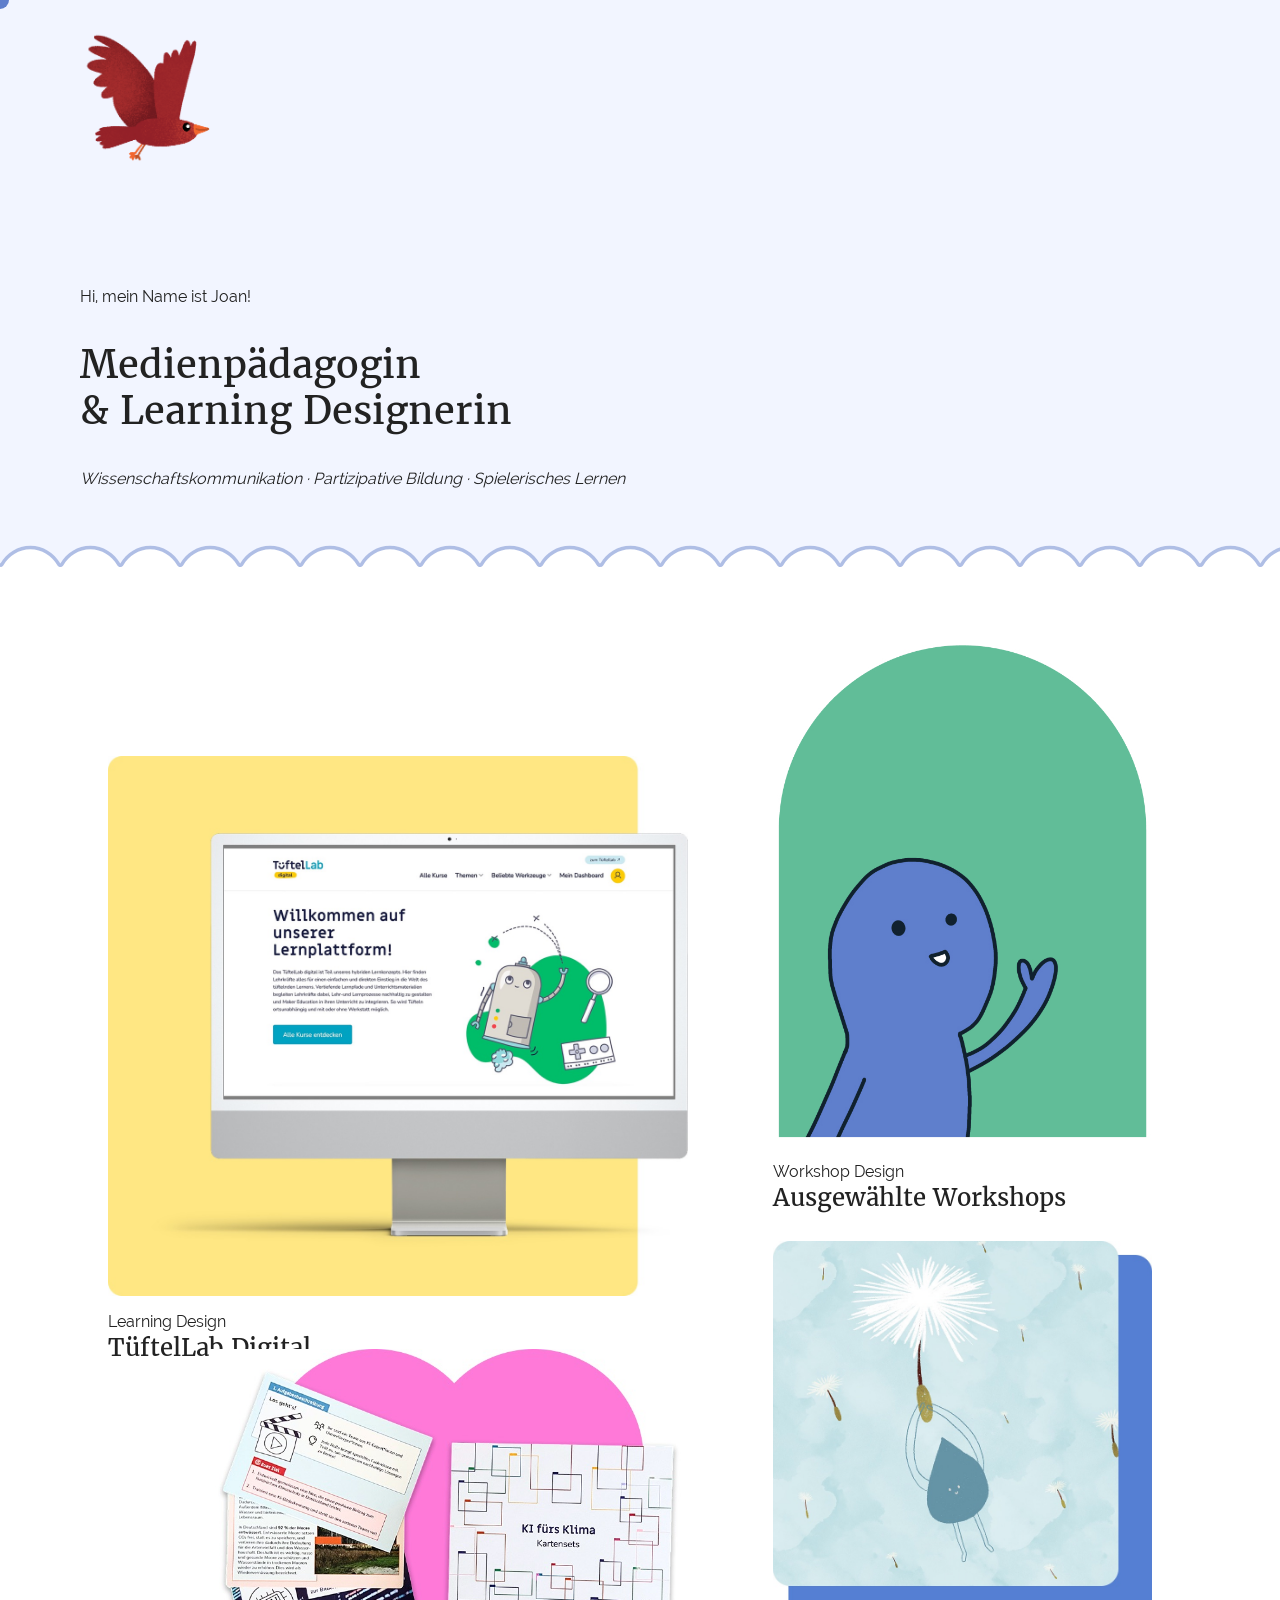
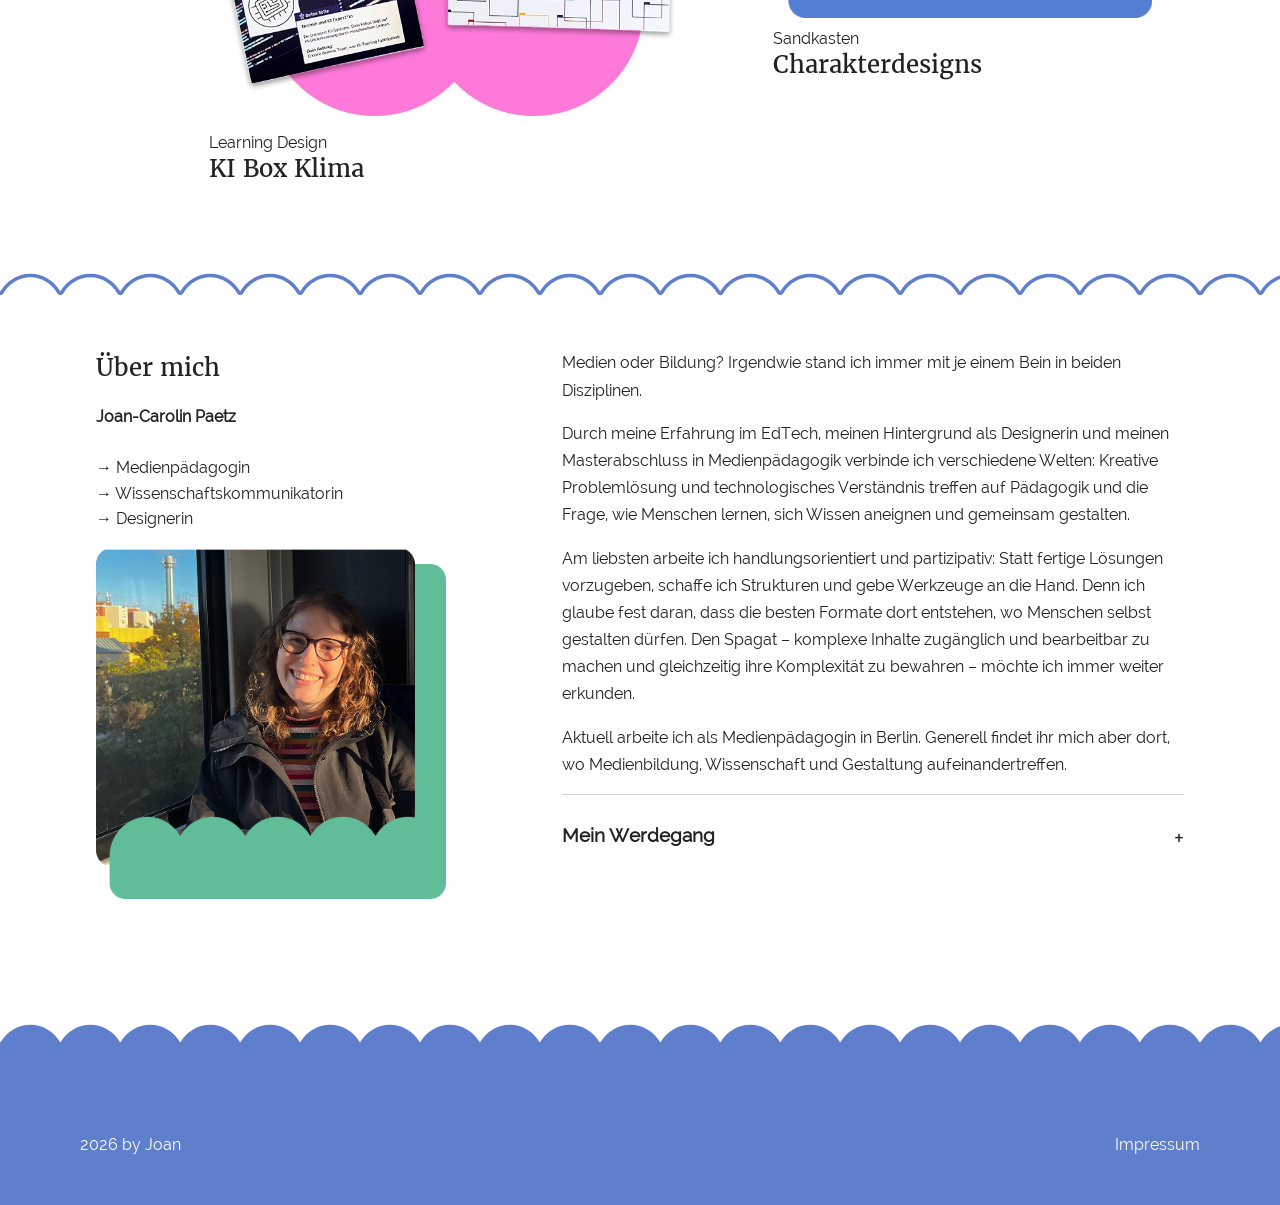
<file: index.html>
<!DOCTYPE html>
<html lang="de">
<head>
    <meta charset="UTF-8">
    <meta name="viewport" content="width=device-width, initial-scale=1.0">
    <link rel="stylesheet" href="css/style.css">

    <title>Mein Portfolio</title>
</head>

<body>

<header class="site-header">
<a href="index.html" class="logo">


<div class="bird-animation">
    <img src="images/frametoframe_bird_1.png" alt="Animierter Vogel">
</div>
    </a>




</header>




<main>


        <section class="about">
            <p>
                Hi, mein Name ist Joan!
            </p>
            <h1>Medienpädagogin <br>& Learning Designerin</h1>


            <p><i>Wissenschaftskommunikation · Partizipative Bildung · Spielerisches Lernen</i></p>
                <br>
        </section>




<div class="Section_Border_Full"></div>

       <section class="Project_Section">

<section class="ProjektuebersichtGrid">

    <a href="projekt_TueftelLabDigital.html" class="projekuebersicht-card projekt-01">
        <span class="projekt-info">Learning Design</span>
        <h2 class="projekt-info">TüftelLab Digital</h2>
    </a>

    <!--<a href="projekt_Workshops.html" class="projekuebersicht-card projekt-02">
        <span class="projekt-info">Workshop Design</span>
        <h2 class="projekt-info">Ausgewählte Workshops</h2>
    </a>-->


<a href="projekt_Workshops.html" class="projekuebersicht-card projekt-02">
  <img class="frame-anim" src="images/Blobbie06.jpg" alt="">
  <span class="projekt-info">Workshop Design</span>
  <h2 class="projekt-info">Ausgewählte Workshops</h2>
</a>


    <a href="projekt_Characters.html" class="projekuebersicht-card projekt-03">
        <span class="projekt-info">Sandkasten</span>
        <h2 class="projekt-info">Charakterdesigns</h2>
    </a>

    <a href="projekt_KIBoxKlima.html" class="projekuebersicht-card projekt-04">
        <span class="projekt-info">Learning Design</span>
        <h2 class="projekt-info">KI Box Klima</h2>
    </a>

</section>
<br>

<!-- Testarea End -->


<div class="Section_Border_Linie_index"></div>




    <section class="about_me-section">

        <div class="about_me-label">
            <h2>Über mich</h2>
            <p><b>Joan-Carolin Paetz</b>
                <br><br>
                → Medienpädagogin <br>→ Wissenschaftskommunikatorin <br>→ Designerin</p>
            <img class="project-image-small" src="images/Foto_Joansi04.png" alt="Foto von Joan">
        </div>

        <div class="about_me">

            <p>Medien oder Bildung? Irgendwie stand ich immer mit je einem Bein in beiden Disziplinen.</p>

<p>Durch meine Erfahrung im EdTech, meinen Hintergrund als Designerin und meinen Masterabschluss in Medienpädagogik verbinde ich verschiedene Welten: Kreative Problemlösung und technologisches Verständnis treffen auf Pädagogik und die Frage, wie Menschen lernen, sich Wissen aneignen und gemeinsam gestalten.</p>

<p>Am liebsten arbeite ich handlungsorientiert und partizipativ: Statt fertige Lösungen vorzugeben, schaffe ich Strukturen und gebe Werkzeuge an die Hand. Denn ich glaube fest daran, dass die besten Formate dort entstehen, wo Menschen selbst gestalten dürfen. Den Spagat – komplexe Inhalte zugänglich und bearbeitbar zu machen und gleichzeitig ihre Komplexität zu bewahren – möchte ich immer weiter erkunden.</p>

<p>Aktuell arbeite ich als Medienpädagogin in Berlin. Generell findet ihr mich aber dort, wo Medienbildung, Wissenschaft und Gestaltung aufeinandertreffen.</p>

        




<div class="career">
    <details>
        <summary>Mein Werdegang</summary>
          

<div class="career-item">
                <span class="career-year">2023 – 2026</span>
                <div>
                    <h3>Leitung Lerncontent & Learning Designerin</h3>
                    <p>Junge Tüftler gGmbH</p>
                </div>
            </div>

                        <div class="career-item">
                <span class="career-year">2022 – 2025</span>
                <div>
                    <h3>M.A. Medienpädagogik</h3>
                    <p>Fachhochschule Südwestfalen</p>
                </div>
            </div>
            
            <div class="career-item">
                <span class="career-year">2019 – 2023</span>
                <div>
                    <h3>(Motion) Designerin</h3>
                    <p>verschiedene EdTech-Unternehmen</p>
                </div>
            </div>




            <div class="career-item">
                <span class="career-year">2014 – 2018</span>
                <div>
                    <h3>B.A. Multimedia Production</h3>
                    <p>HAW Kiel</p>
                </div>
            </div>

        </div>
    </details>
</div>

</div>



    </section>





        </div>

    </section>




</main>




<footer class="site-footer">

 <div class="footer-divider" aria-hidden="true">
</div>


    <div class="footer-inner">    

        <p>2026 by Joan</p>

        <div class="footer-links">
            <a href="impressum.html" target="_blank" rel="noopener noreferrer">
                Impressum
            </a>

<!--            <a href="impressum.html">
                Impressum
            </a> -->
        </div>

    </div>

</footer>


<div class="cursor-follower"></div>

<script src="JavaScript/script.js"></script>
<script src="JavaScript/WorkshopAnimation.js"></script>
</body>
<script src="JavaScript/birdAnimation.js"></script>


</html>
</file>
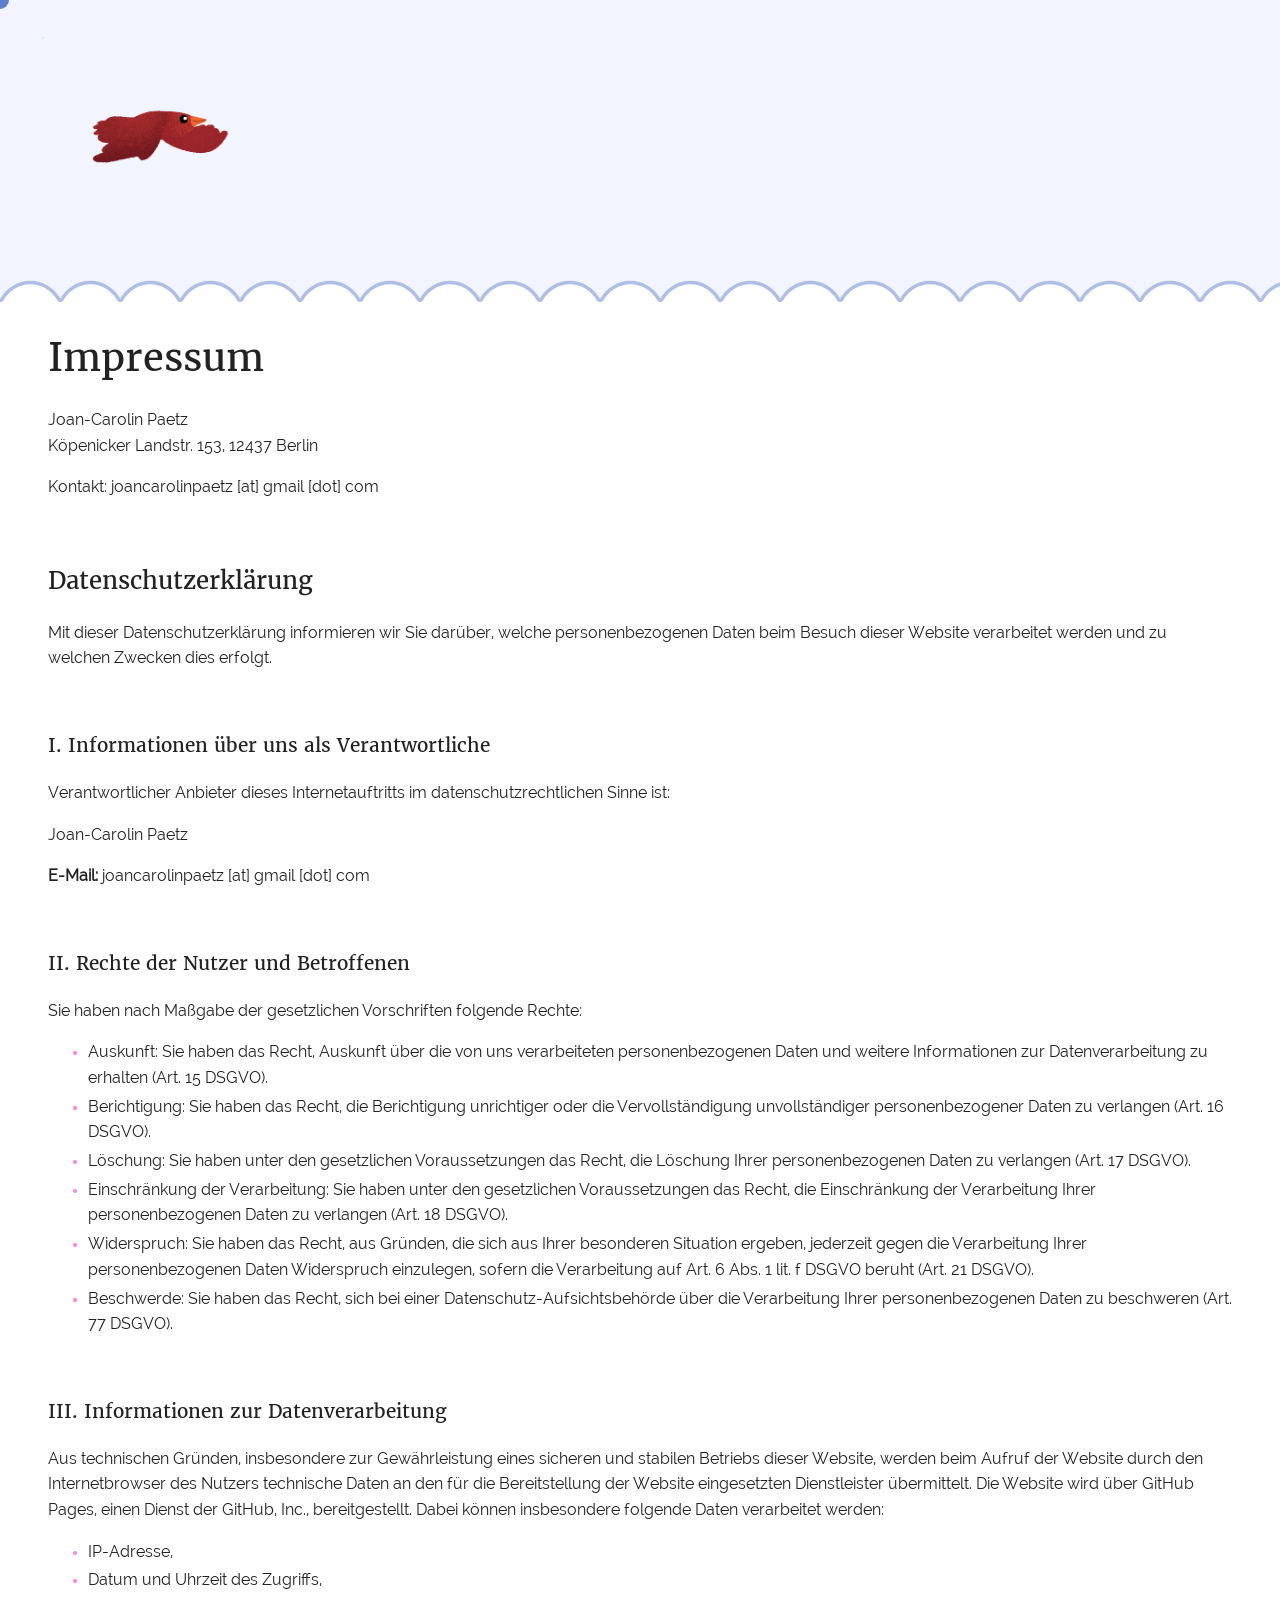
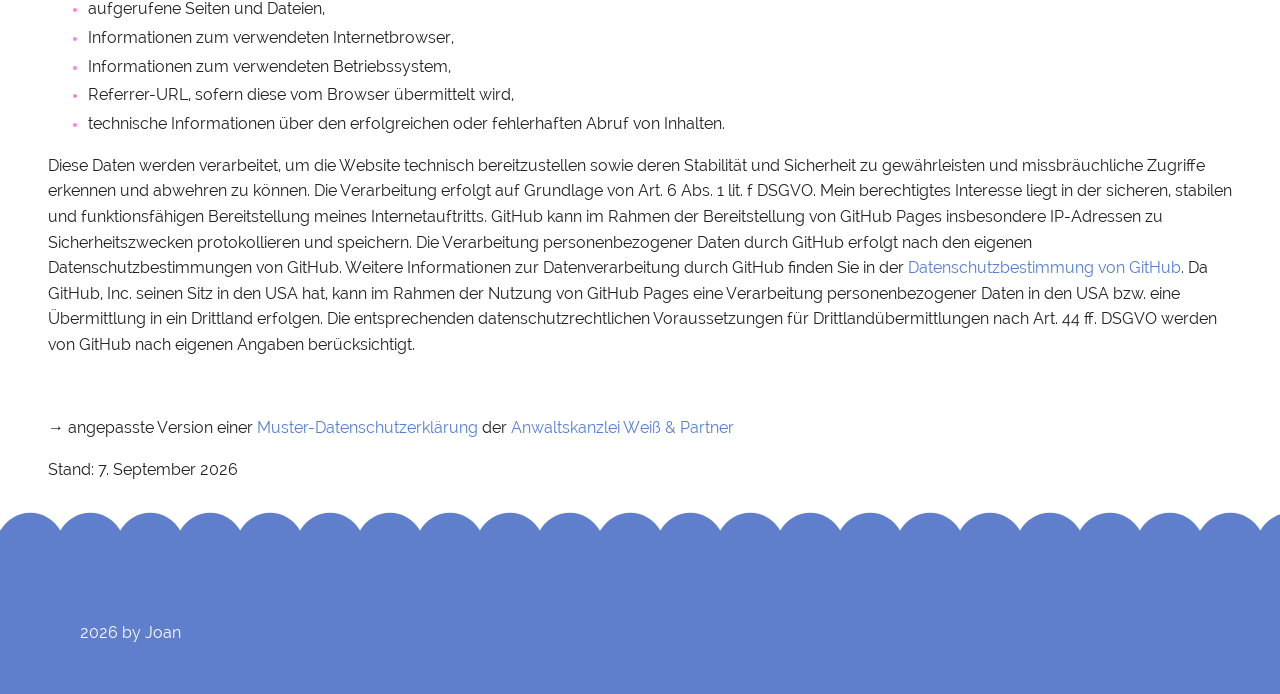
<file: impressum.html>
<!DOCTYPE html>
<html lang="de">
<head>
    <meta charset="UTF-8">
    <meta name="viewport" content="width=device-width, initial-scale=1.0">
    <link rel="stylesheet" href="css/style.css">

    <title>Mein Portfolio</title>
</head>

<body>

<header class="site-header">
	
<a href="index.html" class="logo">


<div class="bird-animation">
    <img src="images/frametoframe_bird_1.png" alt="Animierter Vogel">
</div>
    </a>




</header>




<main>

    <div class="headline_projects">
    

        <div class="Section_Border_Linie"></div>
    </div>


<div class="main_Projekte">


<h1>Impressum</h1>
<p>Joan-Carolin Paetz
	<br>Köpenicker Landstr. 153, 12437 Berlin</p>
<p>Kontakt: joancarolinpaetz [at] gmail [dot] com</p>

<br>


			<h2 class="wp-block-heading">Datenschutzerklärung</h2>


<p>Mit dieser Datenschutzerklärung informieren wir Sie darüber, welche personenbezogenen Daten beim Besuch dieser Website verarbeitet werden und zu welchen Zwecken dies erfolgt.</p>



			<br><h3 class="wp-block-heading">I. Informationen über uns als Verantwortliche</h3>



			<p>Verantwortlicher Anbieter dieses Internetauftritts im datenschutzrechtlichen Sinne ist:</p>



			<p>Joan-Carolin Paetz
			<p><b>E-Mail:</b> joancarolinpaetz [at] gmail [dot] com</p>




<br>
			<h3 class="wp-block-heading">II. Rechte der Nutzer und Betroffenen</h3>


<p>Sie haben nach Maßgabe der gesetzlichen Vorschriften folgende Rechte:

<ul>
	<li>Auskunft: Sie haben das Recht, Auskunft über die von uns verarbeiteten personenbezogenen Daten und weitere Informationen zur Datenverarbeitung zu erhalten (Art. 15 DSGVO).</li>
<li>Berichtigung: Sie haben das Recht, die Berichtigung unrichtiger oder die Vervollständigung unvollständiger personenbezogener Daten zu verlangen (Art. 16 DSGVO).</li>
<li>Löschung: Sie haben unter den gesetzlichen Voraussetzungen das Recht, die Löschung Ihrer personenbezogenen Daten zu verlangen (Art. 17 DSGVO).</li>
<li>Einschränkung der Verarbeitung: Sie haben unter den gesetzlichen Voraussetzungen das Recht, die Einschränkung der Verarbeitung Ihrer personenbezogenen Daten zu verlangen (Art. 18 DSGVO).</li>
<li>Widerspruch: Sie haben das Recht, aus Gründen, die sich aus Ihrer besonderen Situation ergeben, jederzeit gegen die Verarbeitung Ihrer personenbezogenen Daten Widerspruch einzulegen, sofern die Verarbeitung auf Art. 6 Abs. 1 lit. f DSGVO beruht (Art. 21 DSGVO).</li>
<li>Beschwerde: Sie haben das Recht, sich bei einer Datenschutz-Aufsichtsbehörde über die Verarbeitung Ihrer personenbezogenen Daten zu beschweren (Art. 77 DSGVO).</li>
</ul>

<br>
			<h3 class="wp-block-heading">III. Informationen zur Datenverarbeitung</h3>


			<p>Aus technischen Gründen, insbesondere zur Gewährleistung eines sicheren und stabilen Betriebs dieser Website, werden beim Aufruf der Website durch den Internetbrowser des Nutzers technische Daten an den für die Bereitstellung der Website eingesetzten Dienstleister übermittelt.
			Die Website wird über GitHub Pages, einen Dienst der GitHub, Inc., bereitgestellt. Dabei können insbesondere folgende Daten verarbeitet werden:

<ul>
	<li>IP-Adresse,</li>
	<li>Datum und Uhrzeit des Zugriffs,</li>
<li>aufgerufene Seiten und Dateien,</li>
<li>Informationen zum verwendeten Internetbrowser,</li>
<li>Informationen zum verwendeten Betriebssystem,</li>
<li>Referrer-URL, sofern diese vom Browser übermittelt wird,</li>
<li>technische Informationen über den erfolgreichen oder fehlerhaften Abruf von Inhalten.</li>
</ul>

<p>Diese Daten werden verarbeitet, um die Website technisch bereitzustellen sowie deren Stabilität und Sicherheit zu gewährleisten und missbräuchliche Zugriffe erkennen und abwehren zu können.

Die Verarbeitung erfolgt auf Grundlage von Art. 6 Abs. 1 lit. f DSGVO. Mein berechtigtes Interesse liegt in der sicheren, stabilen und funktionsfähigen Bereitstellung meines Internetauftritts.

GitHub kann im Rahmen der Bereitstellung von GitHub Pages insbesondere IP-Adressen zu Sicherheitszwecken protokollieren und speichern. Die Verarbeitung personenbezogener Daten durch GitHub erfolgt nach den eigenen Datenschutzbestimmungen von GitHub. Weitere Informationen zur Datenverarbeitung durch GitHub finden Sie in der <a href="https://docs.github.com/de/site-policy/privacy-policies/github-privacy-statement" target="_blank" title="Datenschutzbestimmungen von GitHub">Datenschutzbestimmung von GitHub</a>. 
Da GitHub, Inc. seinen Sitz in den USA hat, kann im Rahmen der Nutzung von GitHub Pages eine Verarbeitung personenbezogener Daten in den USA bzw. eine Übermittlung in ein Drittland erfolgen. Die entsprechenden datenschutzrechtlichen Voraussetzungen für Drittlandübermittlungen nach Art. 44 ff. DSGVO werden von GitHub nach eigenen Angaben berücksichtigt.		
</p>

<br>
<p>→ angepasste Version einer <a href="https://www.generator-datenschutzerklärung.de" target="_blank" rel="noopener">Muster-Datenschutzerklärung</a> der <a href="https://www.bewertung-löschen24.de" rel="nofollow noopener" target="_blank">Anwaltskanzlei Weiß &amp; Partner</a></p>
<p>Stand: 7. September 2026</p>
			
</div>


</main>




<footer class="site-footer">

 <div class="footer-divider" aria-hidden="true">
</div>


    <div class="footer-inner">    

        <p>2026 by Joan</p>

        <div class="footer-links">


<!--            <a href="impressum.html">
                Impressum
            </a> -->
        </div>

    </div>

</footer>


<div class="cursor-follower"></div>

<script src="JavaScript/script.js"></script>
<script src="JavaScript/WorkshopAnimation.js"></script>
</body>
<script src="JavaScript/birdAnimation.js"></script>


</html>
</file>
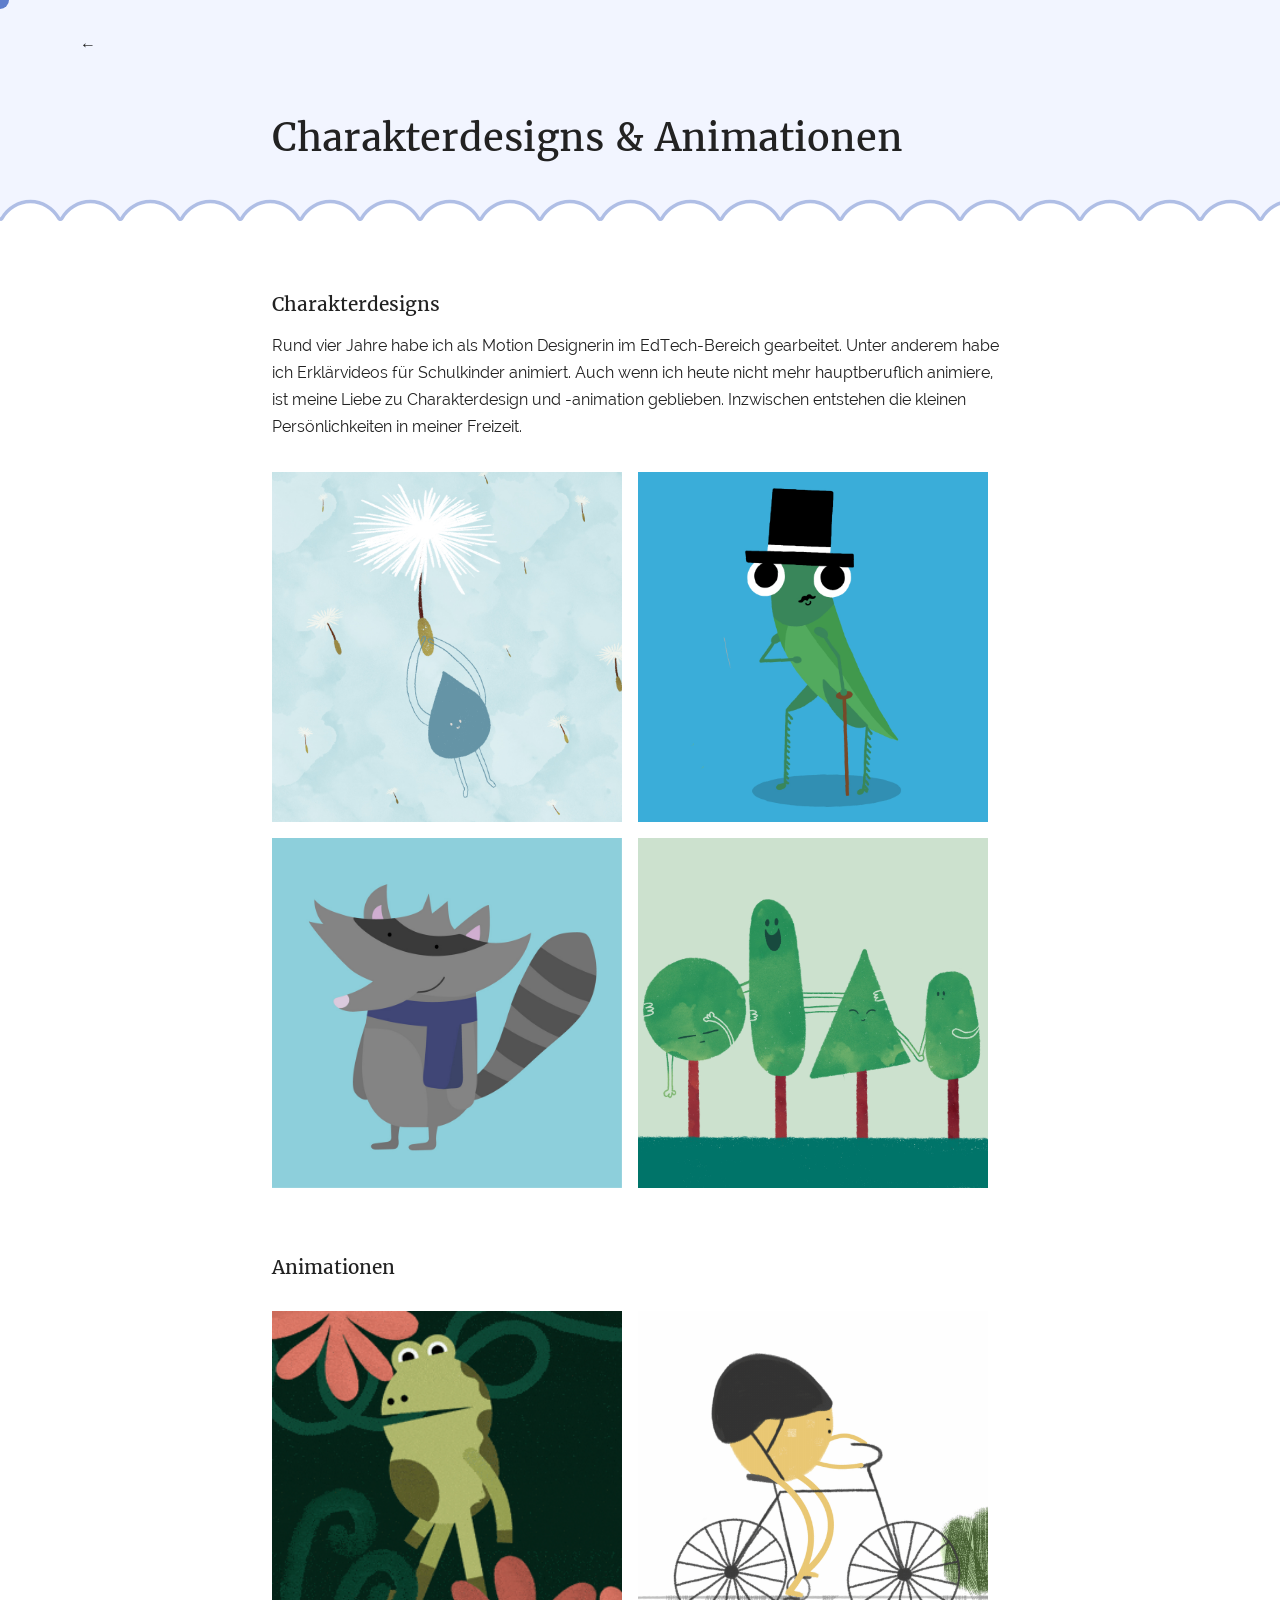
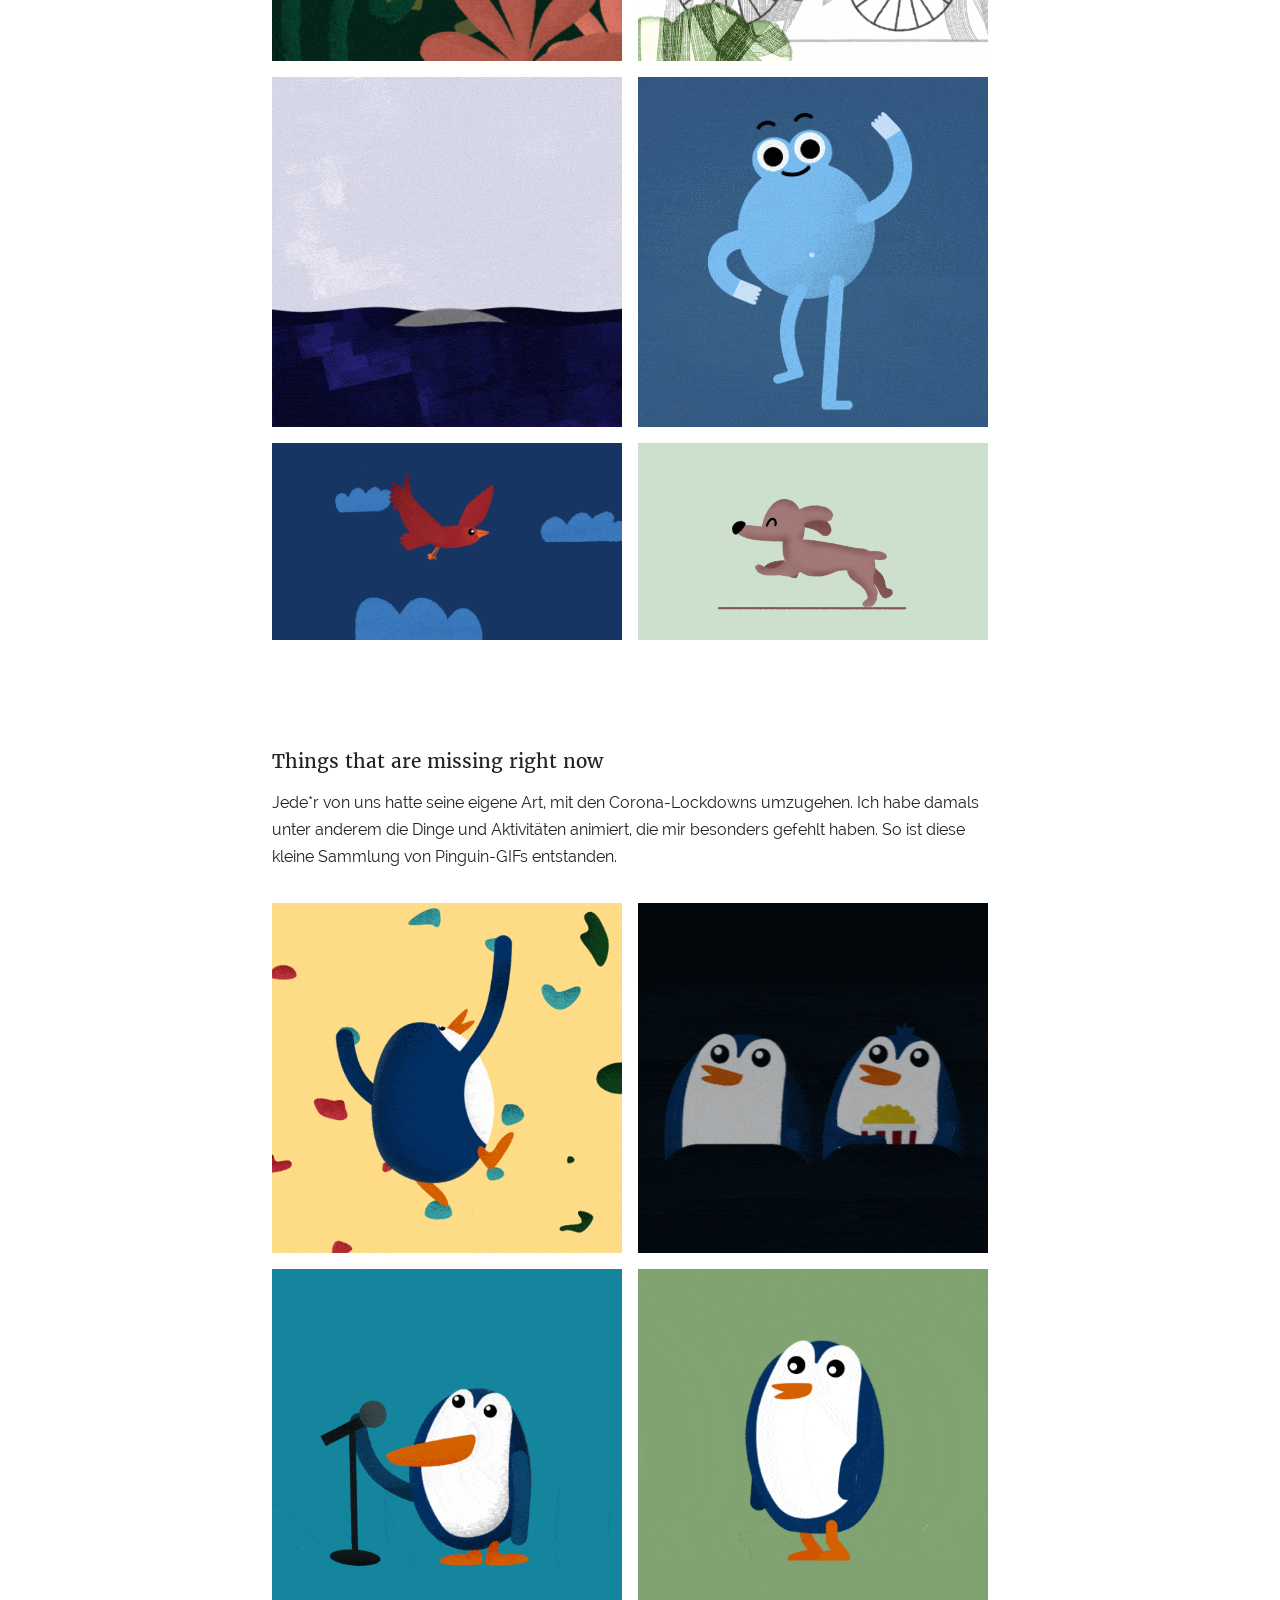
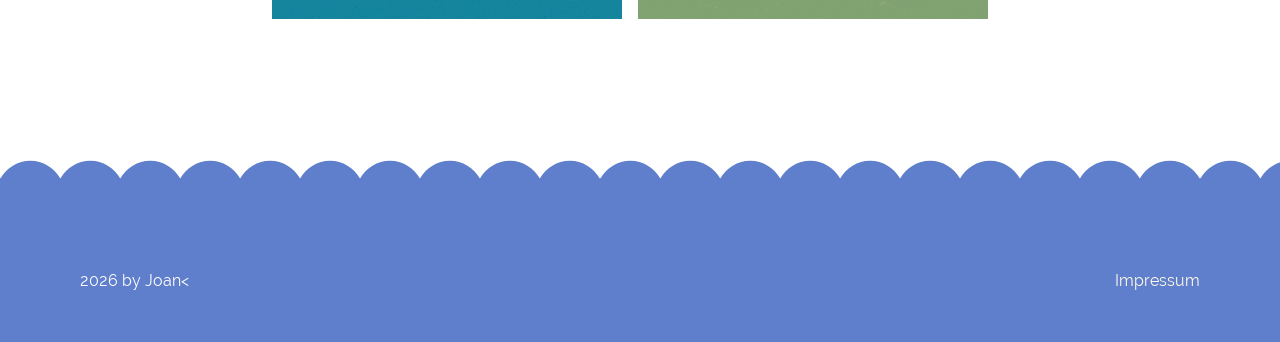
<file: projekt_Characters.html>
<!DOCTYPE html>
<html lang="de">
<head>
    <meta charset="UTF-8">
    <meta name="viewport" content="width=device-width, initial-scale=1.0">
    <title>Projekt: Charakterdesigns</title>
    <link rel="stylesheet" href="css/style.css">

</head>

<body>

<header class="site-header">


<nav class="main-nav">
        <a href="index.html">←</a>
    </nav>
</header>


 <main>

    <div class="headline_projects">
        <h1>
            Charakterdesigns & Animationen
        </h1>

        <div class="Section_Border_Linie"></div>
    </div>

<div class="main_Projekte">


    <section class="projectbeschreibung-section">

        <!-- Charakterdesigns -->
        <div class="about-label">
            <h2>Charakterdesigns</h2>
        </div>

        <div class="about-content">

            <p> Rund vier Jahre habe ich als Motion Designerin im EdTech-Bereich gearbeitet. Unter anderem habe ich Erklärvideos für Schulkinder animiert.
            Auch wenn ich heute nicht mehr hauptberuflich animiere, ist meine Liebe zu Charakterdesign und -animation geblieben. Inzwischen entstehen die kleinen Persönlichkeiten in meiner Freizeit.
            </p>

            <div class="project-image-grid">

                <img
                    class="project-image-small"
                    src="images/Illu_drop.jpg"
                    alt="Illustration eines Hundes"
                >

                <img
                    class="project-image-small"
                    src="images/Illu_MrHopp.jpg"
                    alt="Illustration eines Hundes"
                >

                <img
                    class="project-image-small"
                    src="images/Illu_Waschbaer.jpg"
                    alt="Illustration eines Hundes"
                >

                <img
                    class="project-image-small"
                    src="images/Illu_treebuddies.jpg"
                    alt="Illustration eines Hundes"
                >

            </div>

        </div>

<br><br>

        <!-- Animationen -->
        <div class="about-label">
            <h2>Animationen</h2>
        </div>

        <div class="about-content">

            <div class="project-image-grid">

                <img
                    class="project-image-small"
                    src="images/Animation_FroggoWalking.gif"
                    alt="Animation eines laufenden Frosches"
                >

                <img
                    class="project-image-small"
                    src="images/Animation_Fahrrad.gif"
                    alt="Animation eines Fahrrads"
                >

                <img
                    class="project-image-small"
                    src="images/Animation_Seal.gif"
                    alt="Animation eines Seehunds"
                >

                <img
                    class="project-image-small"
                    src="images/Animation_Froggo.gif"
                    alt="Animation eines Frosches"
                >

                <img
                    class="project-image-small"
                    src="images/Animation_Bird.gif"
                    alt="Animation eines Vogels"
                >

                <img
                    class="project-image-small"
                    src="images/Animation_Doggo.gif"
                    alt="Animation eines Hundes"
                >
                <br>

            </div>

        </div>


<br><br>


        <!-- Things that are missing right now -->
        <div class="about-label">
            <h2>Things that are missing right now</h2>
        </div>

        <div class="about-content">

              <p> Jede*r von uns hatte seine eigene Art, mit den Corona-Lockdowns umzugehen. Ich habe damals unter anderem die Dinge und Aktivitäten animiert, die mir besonders gefehlt haben. So ist diese kleine Sammlung von Pinguin-GIFs entstanden.

              </p>

            <div class="project-image-grid">

                <img
                    class="project-image-small"
                    src="images/Animation_Pengu01.gif"
                    alt="Animation eines Pinguins"
                >

                <img
                    class="project-image-small"
                    src="images/Animation_Pengu03.gif"
                    alt="Animation eines Pinguins"
                >

                <img
                    class="project-image-small"
                    src="images/Animation_Pengu04.gif"
                    alt="Animation eines Pinguins"
                >

                <img
                    class="project-image-small"
                    src="images/Animation_Pengu02.gif"
                    alt="Animation eines Pinguins"
                >

            </div>

        </div>

    </section>

</main>


<footer class="site-footer">
     <div class="footer-divider" aria-hidden="true"></div>


    <div class="footer-inner">    

        <p>2026 by Joan<</p>

        <div class="footer-links">
            <a href="impressum.html" target="_blank" rel="noopener noreferrer">
                Impressum
            </a>

            
        </div>

    </div>

</div>

</footer>


    <div class="cursor-follower"></div>
<script src="JavaScript/script.js"></script>
<script src="JavaScript/birdAnimation.js"></script>
</body>

</html>
</file>
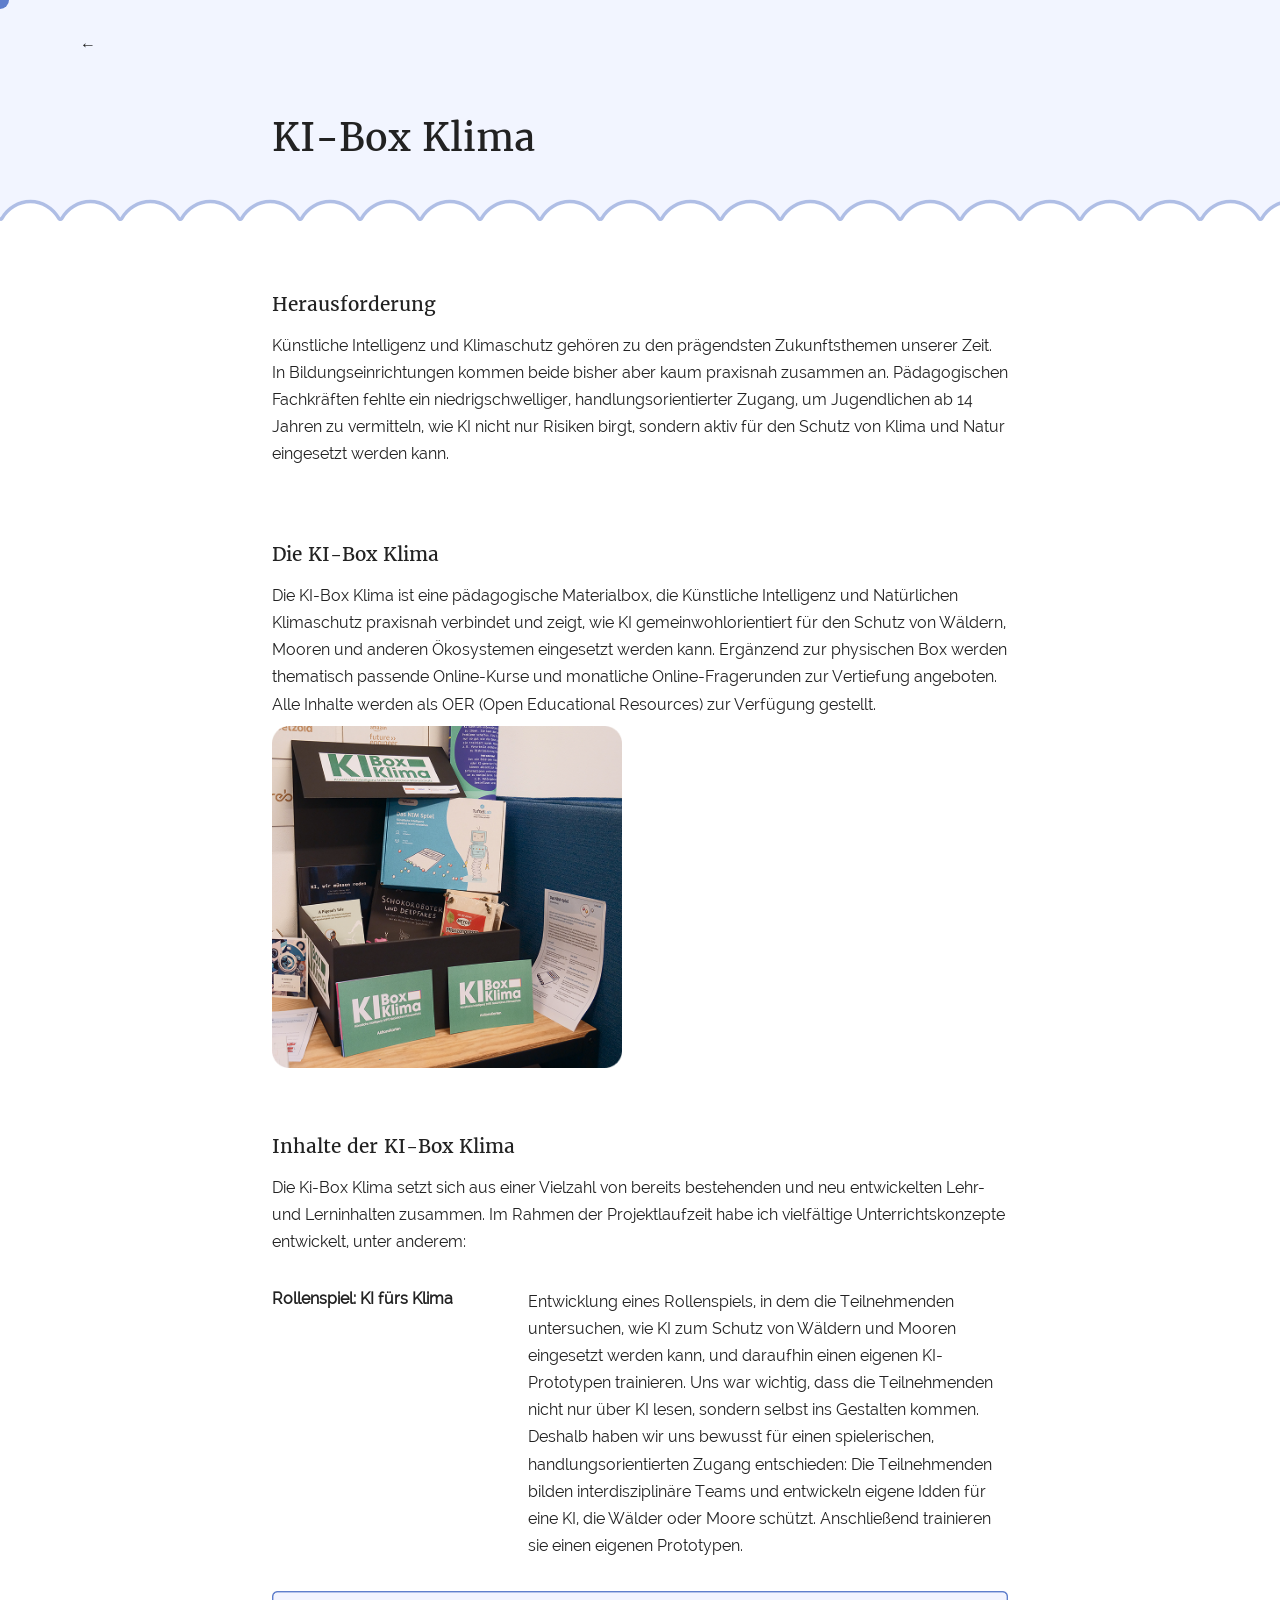
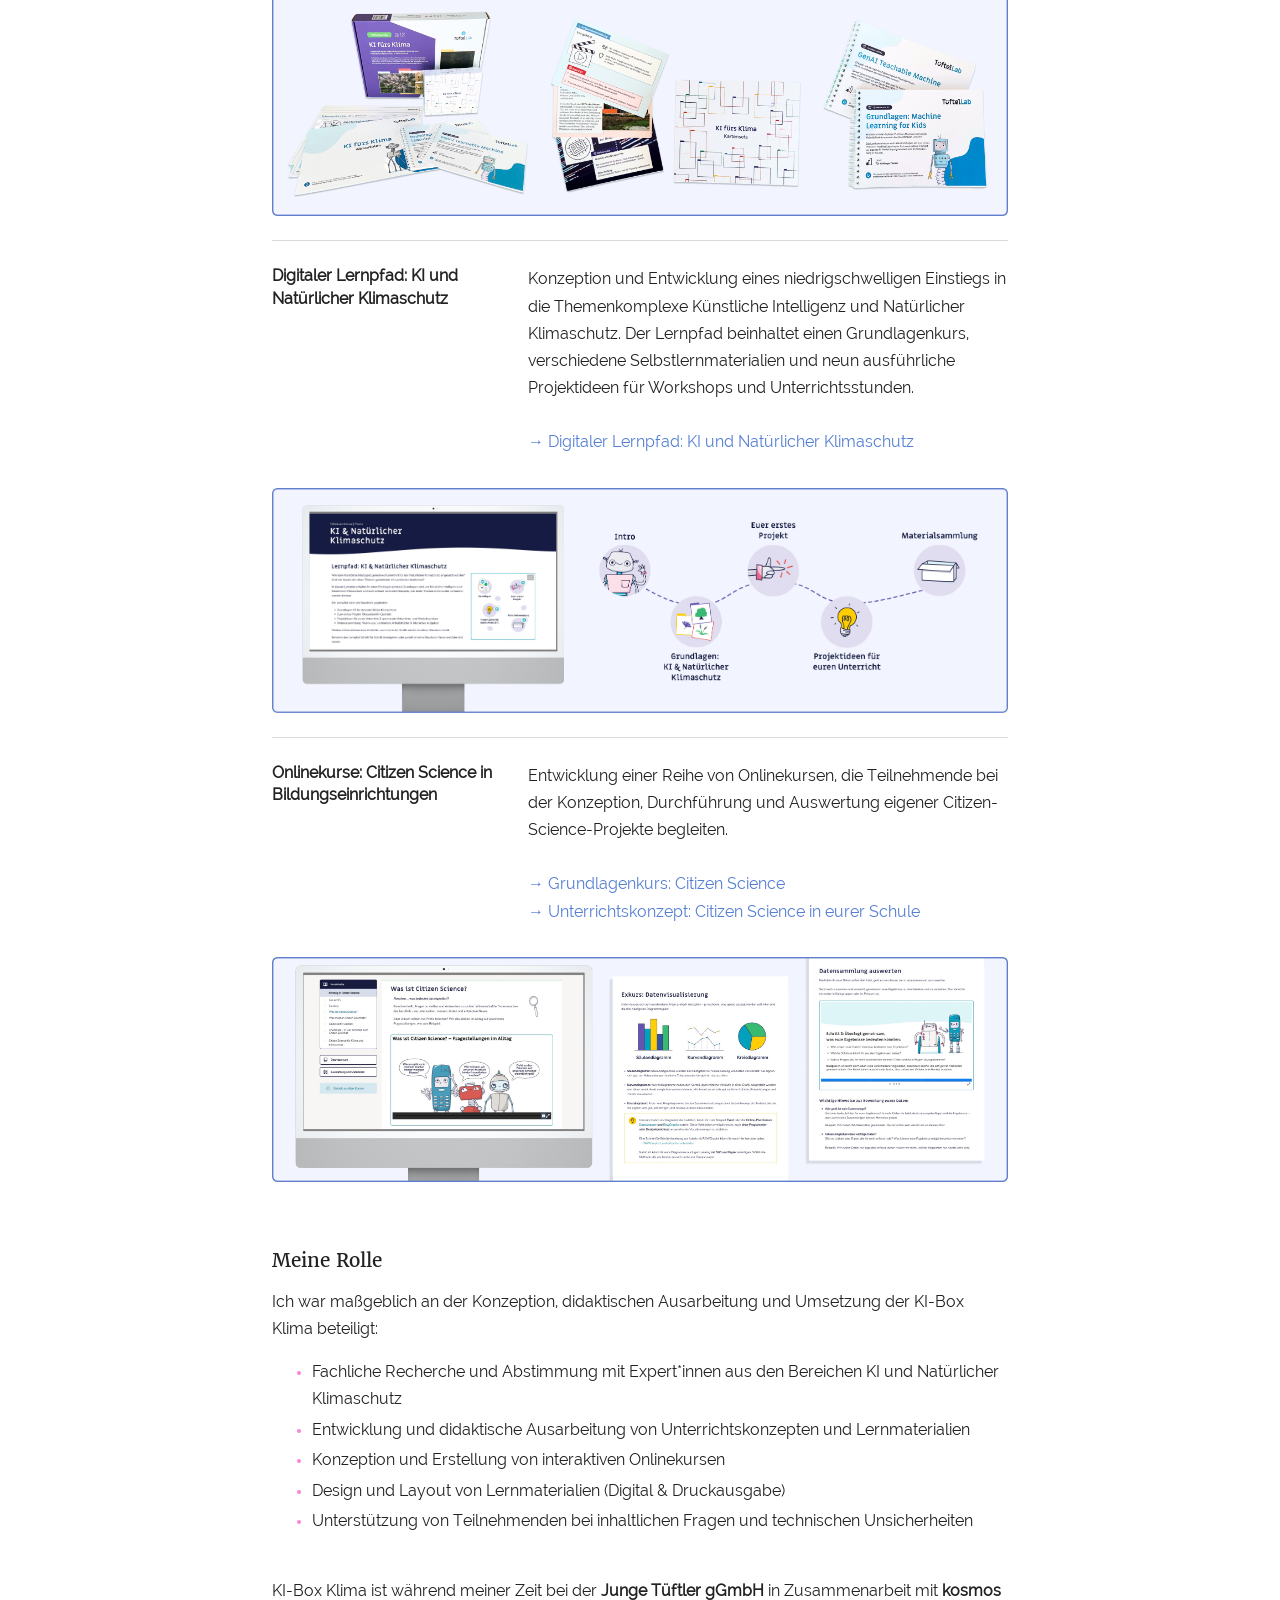
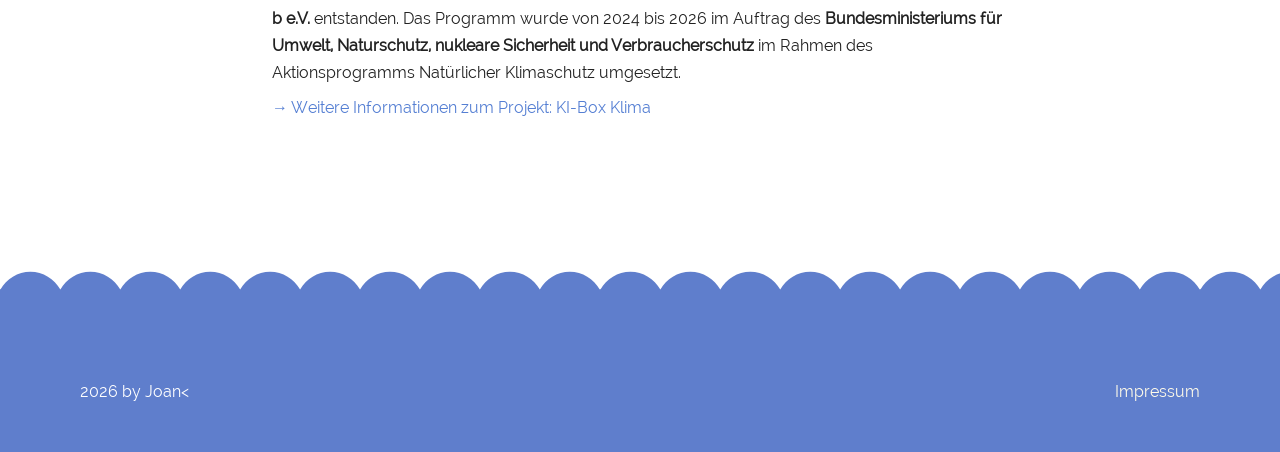
<file: projekt_KIBoxKlima.html>
<!DOCTYPE html>
<html lang="de">
<head>
    <meta charset="UTF-8">
    <meta name="viewport" content="width=device-width, initial-scale=1.0">
    <title>Projekt: KI-Box Klima</title>
    <link rel="stylesheet" href="css/style.css">

</head>

<body>

<header class="site-header">


<nav class="main-nav">
        <a href="index.html">←</a>
    </nav>
</header>


    <main>
<div class="headline_projects">
            <h1>KI-Box Klima</h1>


<div class="Section_Border_Linie"></div>

</div>


<div class="main_Projekte">


                <section class="projectbeschreibung-section">
<div class="about-label">

            <h2>Herausforderung</h2>

</div>

<div class="about-content">
<p>
Künstliche Intelligenz und Klimaschutz gehören zu den prägendsten Zukunftsthemen unserer Zeit. In Bildungseinrichtungen kommen beide bisher aber kaum praxisnah zusammen an. Pädagogischen Fachkräften fehlte ein niedrigschwelliger, handlungsorientierter Zugang, um Jugendlichen ab 14 Jahren zu vermitteln, wie KI nicht nur Risiken birgt, sondern aktiv für den Schutz von Klima und Natur eingesetzt werden kann.</p>
</div>

<br><br>
<div class="about-label">

            <h2>Die KI-Box Klima</h2>

</div>
<div class="about-content">
<p>Die KI-Box Klima ist eine pädagogische Materialbox, die Künstliche Intelligenz und Natürlichen Klimaschutz praxisnah verbindet und zeigt, wie KI gemeinwohlorientiert für den Schutz von Wäldern, Mooren und anderen Ökosystemen eingesetzt werden kann. Ergänzend zur physischen Box werden thematisch passende Online-Kurse und monatliche Online-Fragerunden zur Vertiefung angeboten. Alle Inhalte werden als OER (Open Educational Resources) zur Verfügung gestellt.
</p>
<img class="project-image-small" src="images/KIBoxKlima01.png" alt="Foto der KI-Box-Klima">

</div>


<br><br>
<div class="about-label">                   
<h2>Inhalte der KI-Box Klima</h2>
</div>

<div class="about-content">

<p>Die Ki-Box Klima setzt sich aus einer Vielzahl von bereits bestehenden und neu entwickelten Lehr- und Lerninhalten zusammen. Im Rahmen der Projektlaufzeit habe ich vielfältige Unterrichtskonzepte entwickelt, unter anderem:</p>

 <div class="project-materials">

    <div class="material-item">
        <div class="material-title">
            <strong>Rollenspiel: KI fürs Klima</strong>
        </div>

        <div class="material-text">
            Entwicklung eines Rollenspiels, in dem die Teilnehmenden untersuchen, wie KI zum Schutz von Wäldern und Mooren eingesetzt werden kann, und daraufhin einen eigenen KI-Prototypen trainieren. Uns war wichtig, dass die Teilnehmenden nicht nur über KI lesen, sondern selbst ins Gestalten kommen. Deshalb haben wir uns bewusst für einen spielerischen, handlungsorientierten Zugang entschieden: Die Teilnehmenden bilden interdisziplinäre Teams und entwickeln eigene Idden für eine KI, die Wälder oder Moore schützt. Anschließend trainieren sie einen eigenen Prototypen.
        </div>


    <div class="project-image-wide">
    <img src="images/KIFuersKlima_Projekt_04.jpeg" alt="Beschreibung des vierten Bildes">
    </div>

    </div>



    <div class="material-item">
        <div class="material-title">
            <strong>Digitaler Lernpfad: KI und Natürlicher Klimaschutz</strong>
        </div>

        <div class="material-text">
            Konzeption und Entwicklung eines niedrigschwelligen Einstiegs in die Themenkomplexe Künstliche Intelligenz und Natürlicher Klimaschutz. Der Lernpfad beinhaltet einen Grundlagenkurs, verschiedene Selbstlernmaterialien und neun ausführliche Projektideen für Workshops und Unterrichtsstunden.

            <br><br>
        <a href="https://digital.tueftellab.de/enrol/programs/my/program.php?id=7">→ Digitaler Lernpfad: KI und Natürlicher Klimaschutz</a>

        </div>
  
    <div class="project-image-wide">
    <img src="images/KIFuersKlima_Projekt_05.jpeg" alt="Beschreibung des vierten Bildes">
    </div>

    </div>


    <div class="material-item">
        <div class="material-title">
            <strong>Onlinekurse: Citizen Science in Bildungseinrichtungen</strong>
        </div>

        <div class="material-text">
            Entwicklung einer Reihe von Onlinekursen, die Teilnehmende bei der
            Konzeption, Durchführung und Auswertung eigener Citizen-Science-Projekte begleiten.
        <br><br>
        <a href="https://digital.tueftellab.de/enrol/index.php?id=190">→ Grundlagenkurs: Citizen Science</a>
        <br>
        <a href="https://digital.tueftellab.de/enrol/index.php?id=193">→ Unterrichtskonzept: Citizen Science in eurer Schule</a>


        </div>
        <div class="project-image-wide">
    <img src="images/KIFuersKlima_04.jpeg" alt="Beschreibung des vierten Bildes">
</div>
    </div>

</div>   
                
    
<br>
<div class="about-label">
<h2>Meine Rolle</h2>
</div>

<div class="about-content">
<p>Ich war maßgeblich an der Konzeption, didaktischen Ausarbeitung und Umsetzung der KI-Box Klima beteiligt:</p>

<ul>
<li>Fachliche Recherche und Abstimmung mit Expert*innen aus den Bereichen KI und Natürlicher Klimaschutz</li>
<li>Entwicklung und didaktische Ausarbeitung von Unterrichtskonzepten und Lernmaterialien</li>
<li>Konzeption und Erstellung von interaktiven Onlinekursen</li>
<li>Design und Layout von Lernmaterialien (Digital & Druckausgabe)</li>
<li>Unterstützung von Teilnehmenden bei inhaltlichen Fragen und technischen Unsicherheiten</li>
</ul>
<br>
   <p>KI-Box Klima ist während meiner Zeit bei der <b>Junge Tüftler gGmbH</b> in Zusammenarbeit mit <b>kosmos b e.V.</b> entstanden.
Das Programm wurde von 2024 bis 2026 im Auftrag des <b>Bundesministeriums für Umwelt, Naturschutz, nukleare Sicherheit und Verbraucherschutz</b> im Rahmen des Aktionsprogramms Natürlicher Klimaschutz umgesetzt.</p>
     <p><a href="https://ki-box-klima.de/">→ Weitere Informationen zum Projekt: KI-Box Klima</a> </p> 
</div>
</section>

    </main>


<footer class="site-footer">
     <div class="footer-divider" aria-hidden="true"></div>


    <div class="footer-inner">    

        <p>2026 by Joan<</p>

        <div class="footer-links">
            <a href="impressum.html" target="_blank" rel="noopener noreferrer">
                Impressum
            </a>

        
        </div>

    </div>
</div>

</footer>


    <div class="cursor-follower"></div>
<script src="JavaScript/script.js"></script>
<script src="JavaScript/birdAnimation.js"></script>
</body>

</html>
</file>
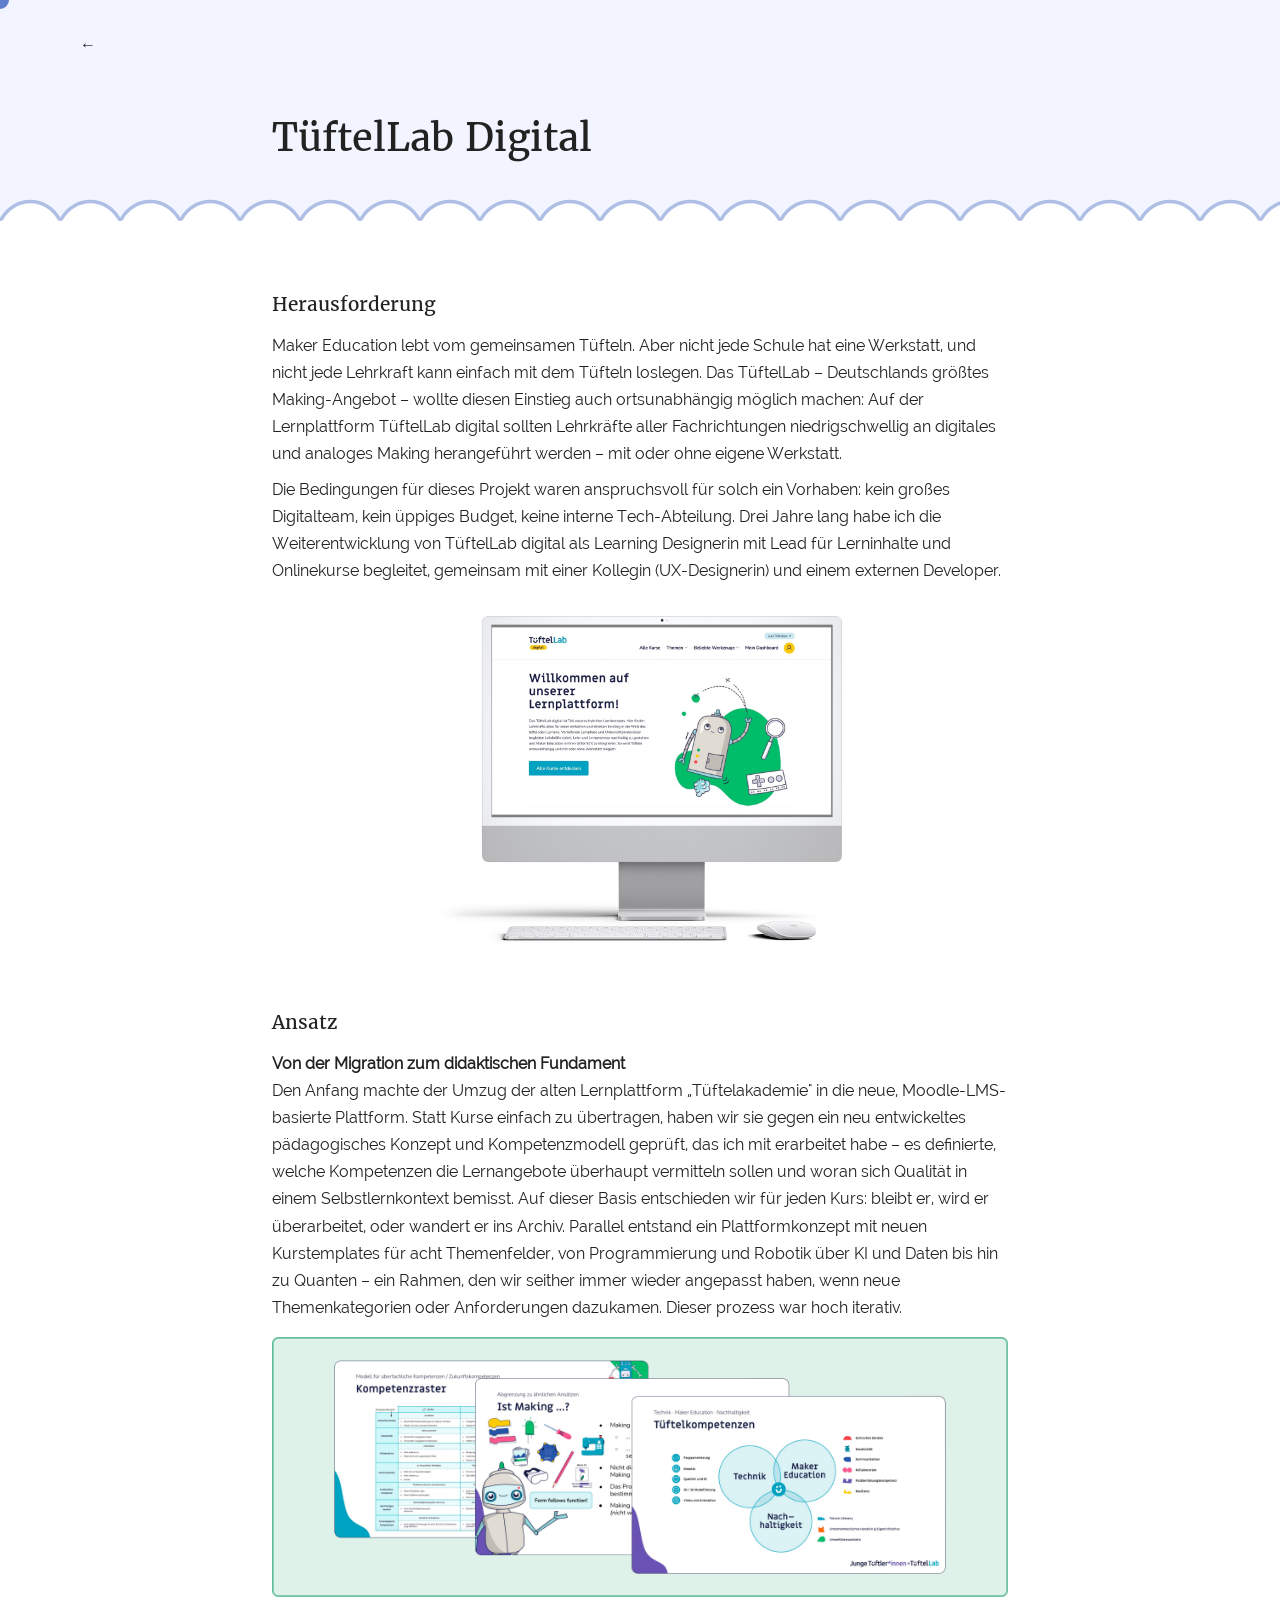
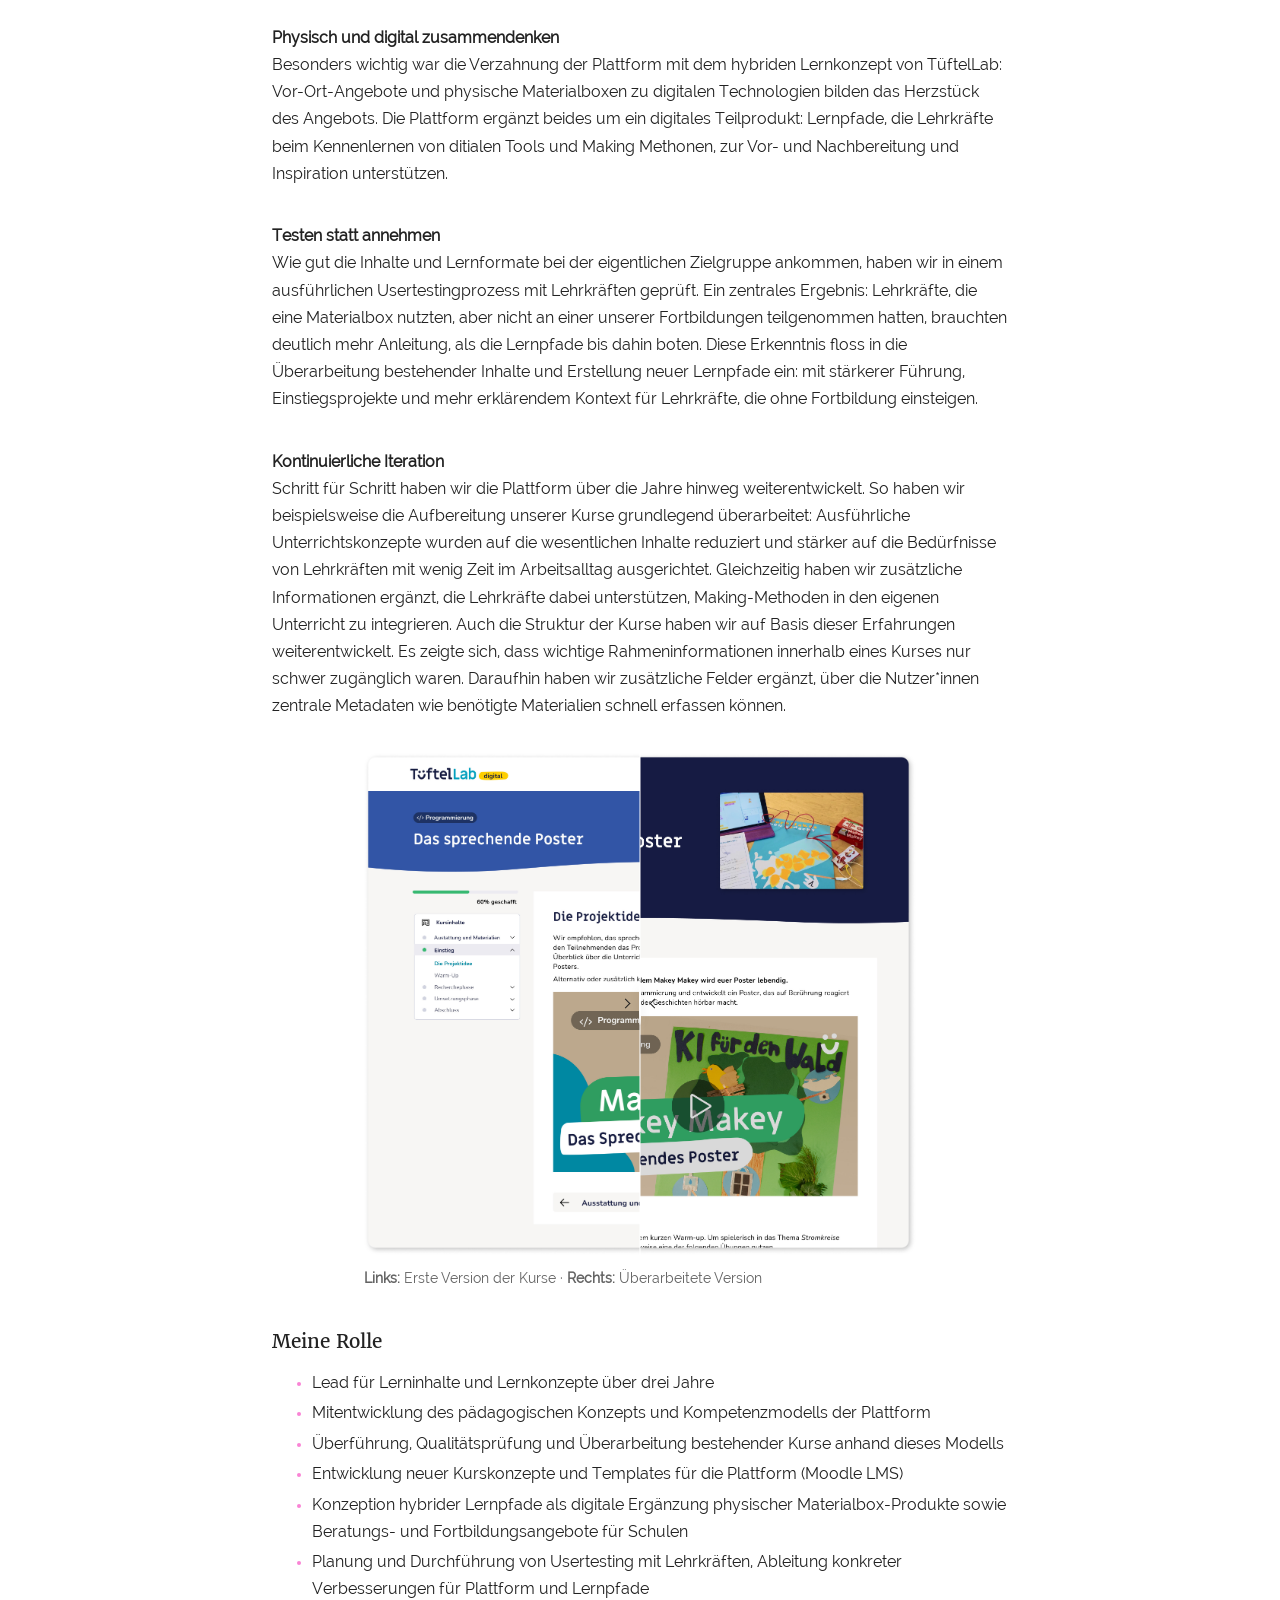
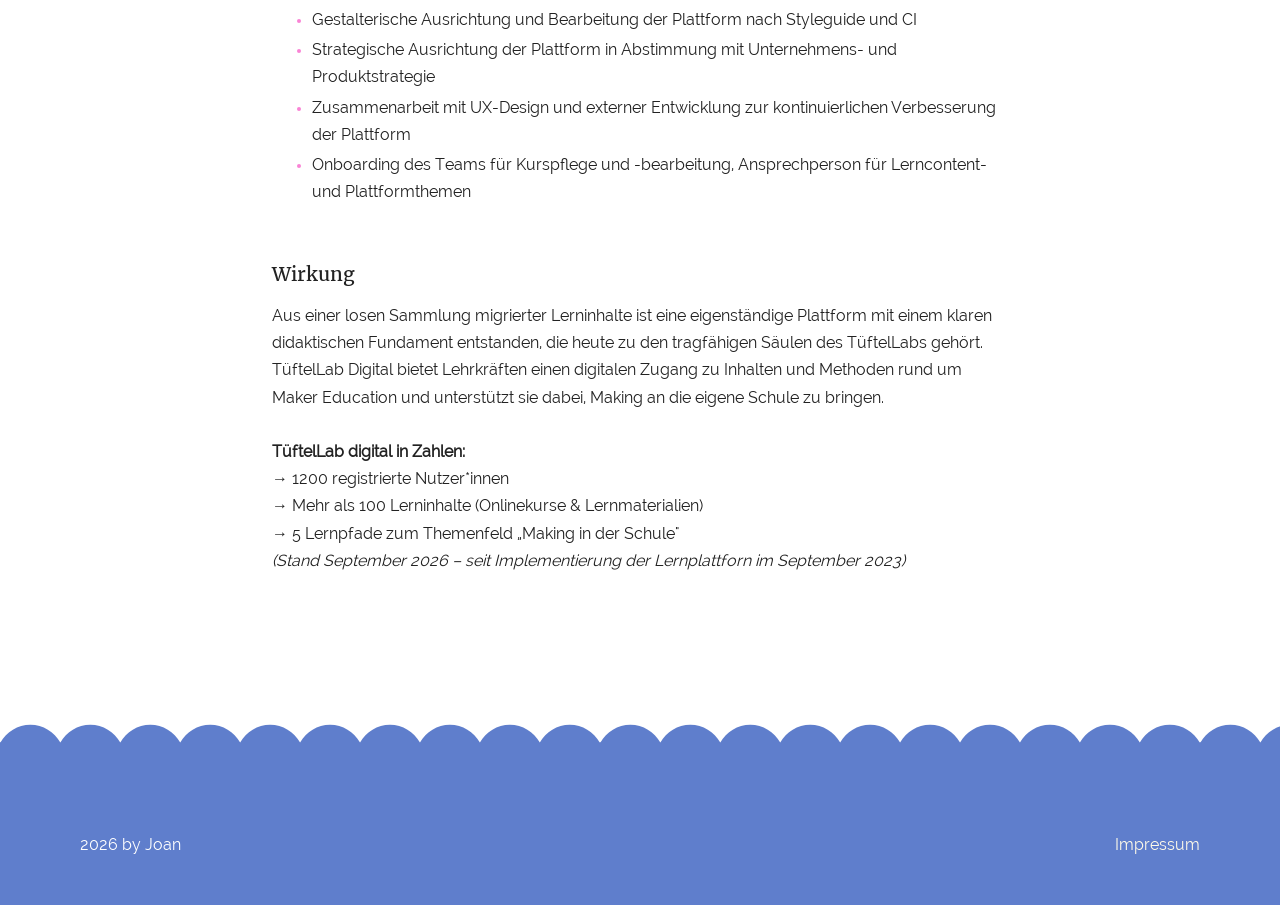
<file: projekt_TueftelLabDigital.html>
<!DOCTYPE html>
<html lang="de">
<head>
    <meta charset="UTF-8">
    <meta name="viewport" content="width=device-width, initial-scale=1.0">
    <title>Projekt: TueftelLab digital</title>
    <link rel="stylesheet" href="css/style.css">

</head>

<body>

<header class="site-header">


<nav class="main-nav">
        <a href="index.html">←</a>
    </nav>
</header>


 <main>

    <div class="headline_projects">
        <h1>
TüftelLab Digital
        </h1>

        <div class="Section_Border_Linie"></div>
    </div>

<div class="main_Projekte">
    <section class="projectbeschreibung-section">

        <div class="about-label">
            <h2>Herausforderung</h2>
        </div>

        <div class="about-content">

            <p>Maker Education lebt vom gemeinsamen Tüfteln. Aber nicht jede Schule hat eine Werkstatt, und nicht jede Lehrkraft kann einfach mit dem Tüfteln loslegen. Das TüftelLab – Deutschlands größtes Making-Angebot – wollte diesen Einstieg auch ortsunabhängig möglich machen: Auf der Lernplattform TüftelLab digital sollten Lehrkräfte aller Fachrichtungen niedrigschwellig an digitales und analoges Making herangeführt werden – mit oder ohne eigene Werkstatt.</p>

            <p>Die Bedingungen für dieses Projekt waren anspruchsvoll für solch ein Vorhaben: kein großes Digitalteam, kein üppiges Budget, keine interne Tech-Abteilung. Drei Jahre lang habe ich die Weiterentwicklung von TüftelLab digital als Learning Designerin mit Lead für Lerninhalte und Onlinekurse begleitet, gemeinsam mit einer Kollegin (UX-Designerin) und einem externen Developer.

            </p>


 <div class="project-image-halfwide">
            <img src="images/TueftelLabdigital_screen.jpeg" alt="Abbildung von verschiedenen Slides zum pädagogischen Konzept">
        </div>


        </div>

<br><br>
        <div class="about-label">
            <h2>Ansatz</h2>
        </div>

        <div class="about-content">
            <p><b>Von der Migration zum didaktischen Fundament</b><br>
             Den Anfang machte der Umzug der alten Lernplattform „Tüftelakademie" in die neue, Moodle-LMS-basierte Plattform. Statt Kurse einfach zu übertragen, haben wir sie gegen ein neu entwickeltes pädagogisches Konzept und Kompetenzmodell geprüft, das ich mit erarbeitet habe – es definierte, welche Kompetenzen die Lernangebote überhaupt vermitteln sollen und woran sich Qualität in einem Selbstlernkontext bemisst. Auf dieser Basis entschieden wir für jeden Kurs: bleibt er, wird er überarbeitet, oder wandert er ins Archiv. Parallel entstand ein Plattformkonzept mit neuen Kurstemplates für acht Themenfelder, von Programmierung und Robotik über KI und Daten bis hin zu Quanten – ein Rahmen, den wir seither immer wieder angepasst haben, wenn neue Themenkategorien oder Anforderungen dazukamen.
         Dieser prozess war hoch iterativ.</p>
        

         <div class="project-image-wide">
            <img src="images/PaedagogischesKonzept01.jpeg" alt="Abbildung von verschiedenen Slides zum pädagogischen Konzept">
        </div>

         <br>
            
            <p><b>Physisch und digital zusammendenken</b><br>
            Besonders wichtig war die Verzahnung der Plattform mit dem hybriden Lernkonzept von TüftelLab: Vor-Ort-Angebote und physische Materialboxen zu digitalen Technologien bilden das Herzstück des Angebots. Die Plattform ergänzt beides um ein digitales Teilprodukt: Lernpfade, die Lehrkräfte beim Kennenlernen von ditialen Tools und Making Methonen, zur Vor- und Nachbereitung und Inspiration unterstützen.</p>
        <br>

            <p><b>Testen statt annehmen</b><br>
            Wie gut die Inhalte und Lernformate bei der eigentlichen Zielgruppe ankommen, haben wir in einem ausführlichen Usertestingprozess mit Lehrkräften geprüft. Ein zentrales Ergebnis: Lehrkräfte, die eine Materialbox nutzten, aber nicht an einer unserer Fortbildungen teilgenommen hatten, brauchten deutlich mehr Anleitung, als die Lernpfade bis dahin boten. 

            Diese Erkenntnis floss in die Überarbeitung bestehender Inhalte und Erstellung neuer Lernpfade ein: mit stärkerer Führung, Einstiegsprojekte und mehr erklärendem Kontext für Lehrkräfte, die ohne Fortbildung einsteigen.</p>
            <br>

            <p><b>Kontinuierliche Iteration</b><br>            
            Schritt für Schritt haben wir die Plattform über die Jahre hinweg weiterentwickelt.
            So haben wir beispielsweise die Aufbereitung unserer Kurse grundlegend überarbeitet: Ausführliche Unterrichtskonzepte wurden auf die wesentlichen Inhalte reduziert und stärker auf die Bedürfnisse von Lehrkräften mit wenig Zeit im Arbeitsalltag ausgerichtet. Gleichzeitig haben wir zusätzliche Informationen ergänzt, die Lehrkräfte dabei unterstützen, Making-Methoden in den eigenen Unterricht zu integrieren.
            Auch die Struktur der Kurse haben wir auf Basis dieser Erfahrungen weiterentwickelt. Es zeigte sich, dass wichtige Rahmeninformationen innerhalb eines Kurses nur schwer zugänglich waren. Daraufhin haben wir zusätzliche Felder ergänzt, über die Nutzer*innen zentrale Metadaten wie benötigte Materialien schnell erfassen können.
        </p>

</div>


<br>
<div class="image-compare" data-start="50">
    <img 
        class="image-compare__image image-compare__image--after" 
        src="images/juxtaposition02.jpg" 
        alt="Nachher"
    >

    <div class="image-compare__before">
        <img 
            class="image-compare__image" 
            src="images/juxtaposition01.jpg" 
            alt="Vorher"
        >
    </div>

    <div 
        class="image-compare__handle"
        role="slider"
        aria-label="Vorher-Nachher-Vergleich"
        aria-valuemin="0"
        aria-valuemax="100"
        aria-valuenow="50"
        tabindex="0"
    >
        <span class="image-compare__line"></span>

        <span class="image-compare__button">
            <span class="image-compare__arrow image-compare__arrow--left"></span>
            <span class="image-compare__arrow image-compare__arrow--right"></span>
        </span>
    </div>
</div>

<p class="image-compare__caption">
    <strong>Links:</strong> Erste Version der Kurse · 
    <strong>Rechts:</strong> Überarbeitete Version
</p>


<br>

        <div class="about-label">
            <h2>Meine Rolle</h2>
        </div>

        <div class="about-content">

        <ul>
<li>Lead für Lerninhalte und Lernkonzepte über drei Jahre</li>
<li>Mitentwicklung des pädagogischen Konzepts und Kompetenzmodells der Plattform</li>
<li>Überführung, Qualitätsprüfung und Überarbeitung bestehender Kurse anhand dieses Modells</li>
<li>Entwicklung neuer Kurskonzepte und Templates für die Plattform (Moodle LMS)</li>
<li>Konzeption hybrider Lernpfade als digitale Ergänzung physischer Materialbox-Produkte sowie Beratungs- und Fortbildungsangebote für Schulen</li>
<li>Planung und Durchführung von Usertesting mit Lehrkräften, Ableitung konkreter Verbesserungen für Plattform und Lernpfade</li>
<li>Gestalterische Ausrichtung und Bearbeitung der Plattform nach Styleguide und CI</li>
<li>Strategische Ausrichtung der Plattform in Abstimmung mit Unternehmens- und Produktstrategie</li>
<li>Zusammenarbeit mit UX-Design und externer Entwicklung zur kontinuierlichen Verbesserung der Plattform</li>
<li>Onboarding des Teams für Kurspflege und -bearbeitung, Ansprechperson für Lerncontent- und Plattformthemen</li>
</ul>
</div>


<br>


        <div class="about-label">
            <h2>Wirkung</h2>
        </div>

        <div class="about-content">

            <p>Aus einer losen Sammlung migrierter Lerninhalte ist eine eigenständige Plattform mit einem klaren didaktischen Fundament entstanden, die heute zu den tragfähigen Säulen des TüftelLabs gehört. TüftelLab Digital bietet Lehrkräften einen digitalen Zugang zu Inhalten und Methoden rund um Maker Education und unterstützt sie dabei, Making an die eigene Schule zu bringen.

            <br><br>
            <b>TüftelLab digital in Zahlen:</b>
            <br>
            → 1200 registrierte Nutzer*innen
            <br>→ Mehr als 100 Lerninhalte (Onlinekurse & Lernmaterialien)
            <br>→ 5 Lernpfade zum Themenfeld „Making in der Schule"
            

            <br>
            <i>(Stand September 2026 – seit Implementierung der Lernplattforn im September 2023)</i>
            </p>


        </div>






    </section>

</main>


<footer class="site-footer">
     <div class="footer-divider" aria-hidden="true"></div>


    <div class="footer-inner">    

        <p>2026 by Joan</p>

        <div class="footer-links">
            <a href="impressum.html" target="_blank" rel="noopener noreferrer">
                Impressum
            </a>

           
        </div>


    </div>
</div>
</footer>


    <div class="cursor-follower"></div>
<script src="JavaScript/script.js"></script>
<script src="JavaScript/juxtaposition.js"></script>
</body>

</html>
</file>
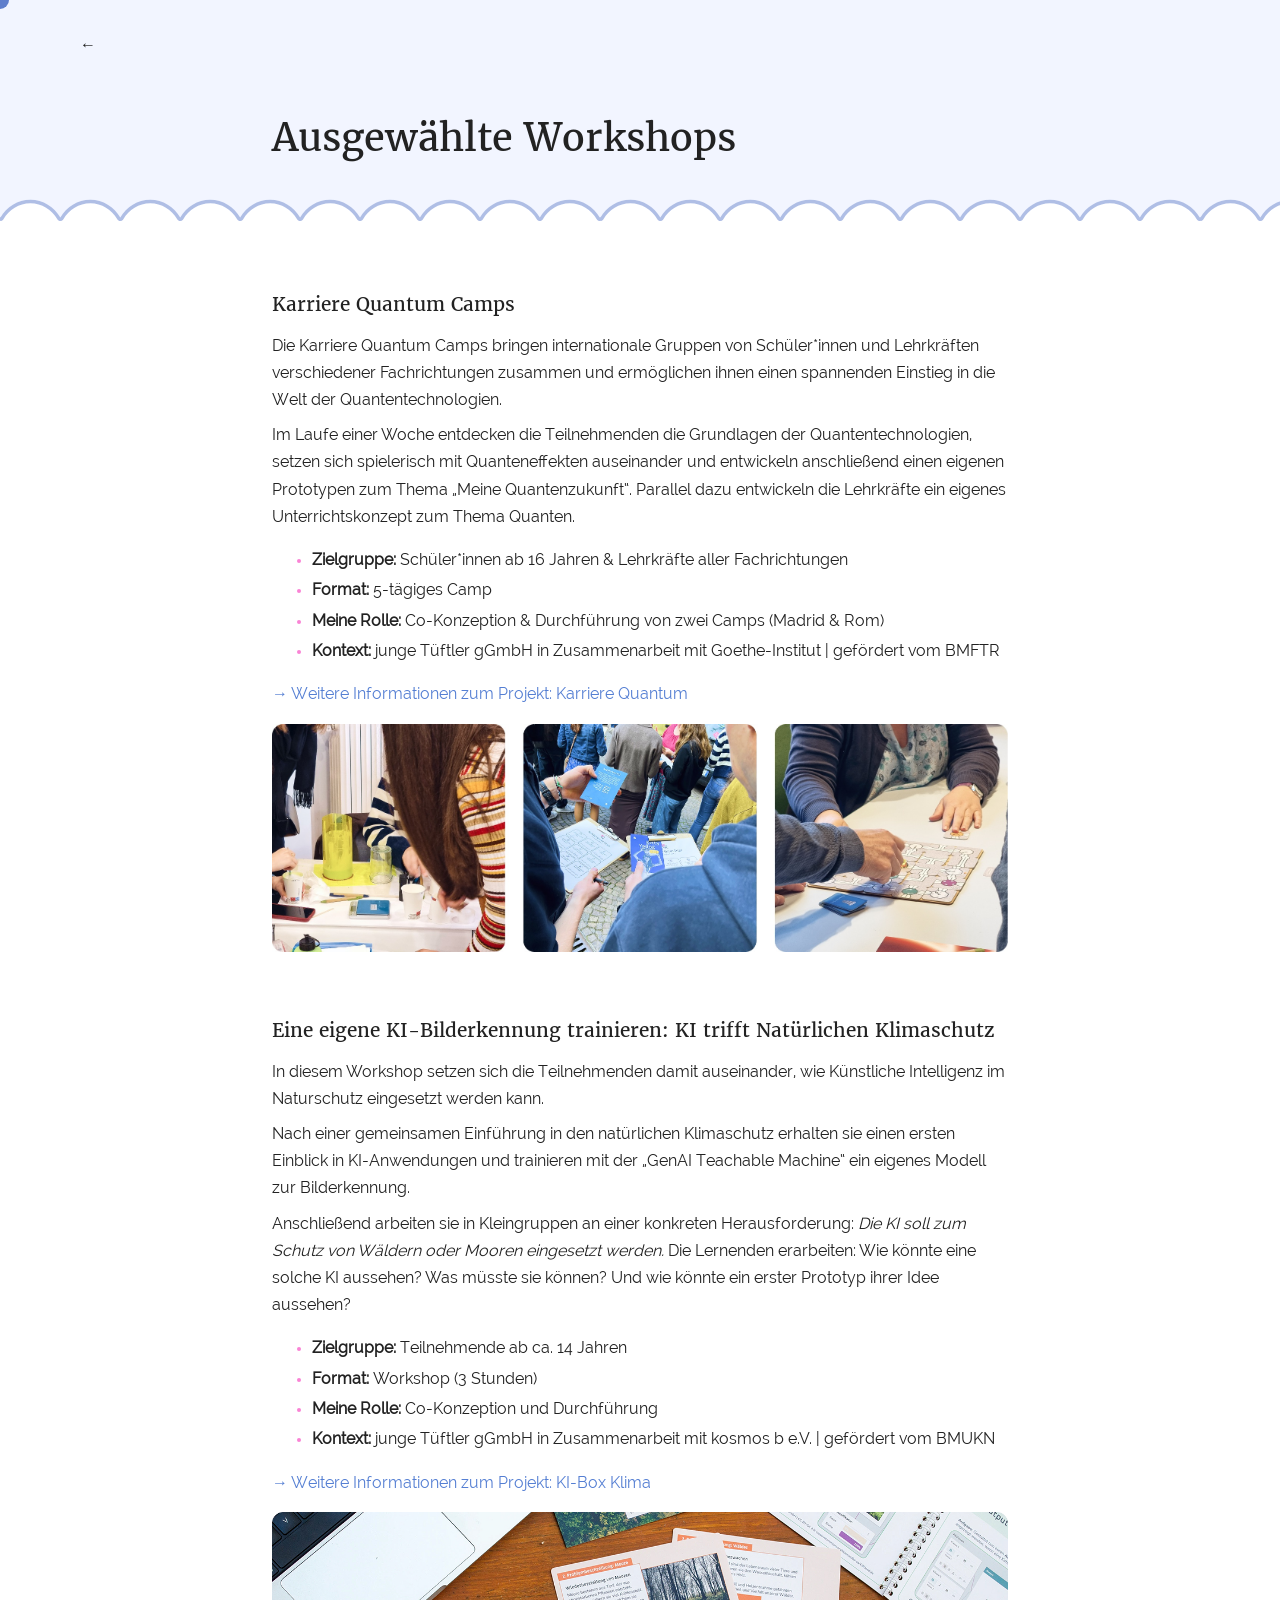
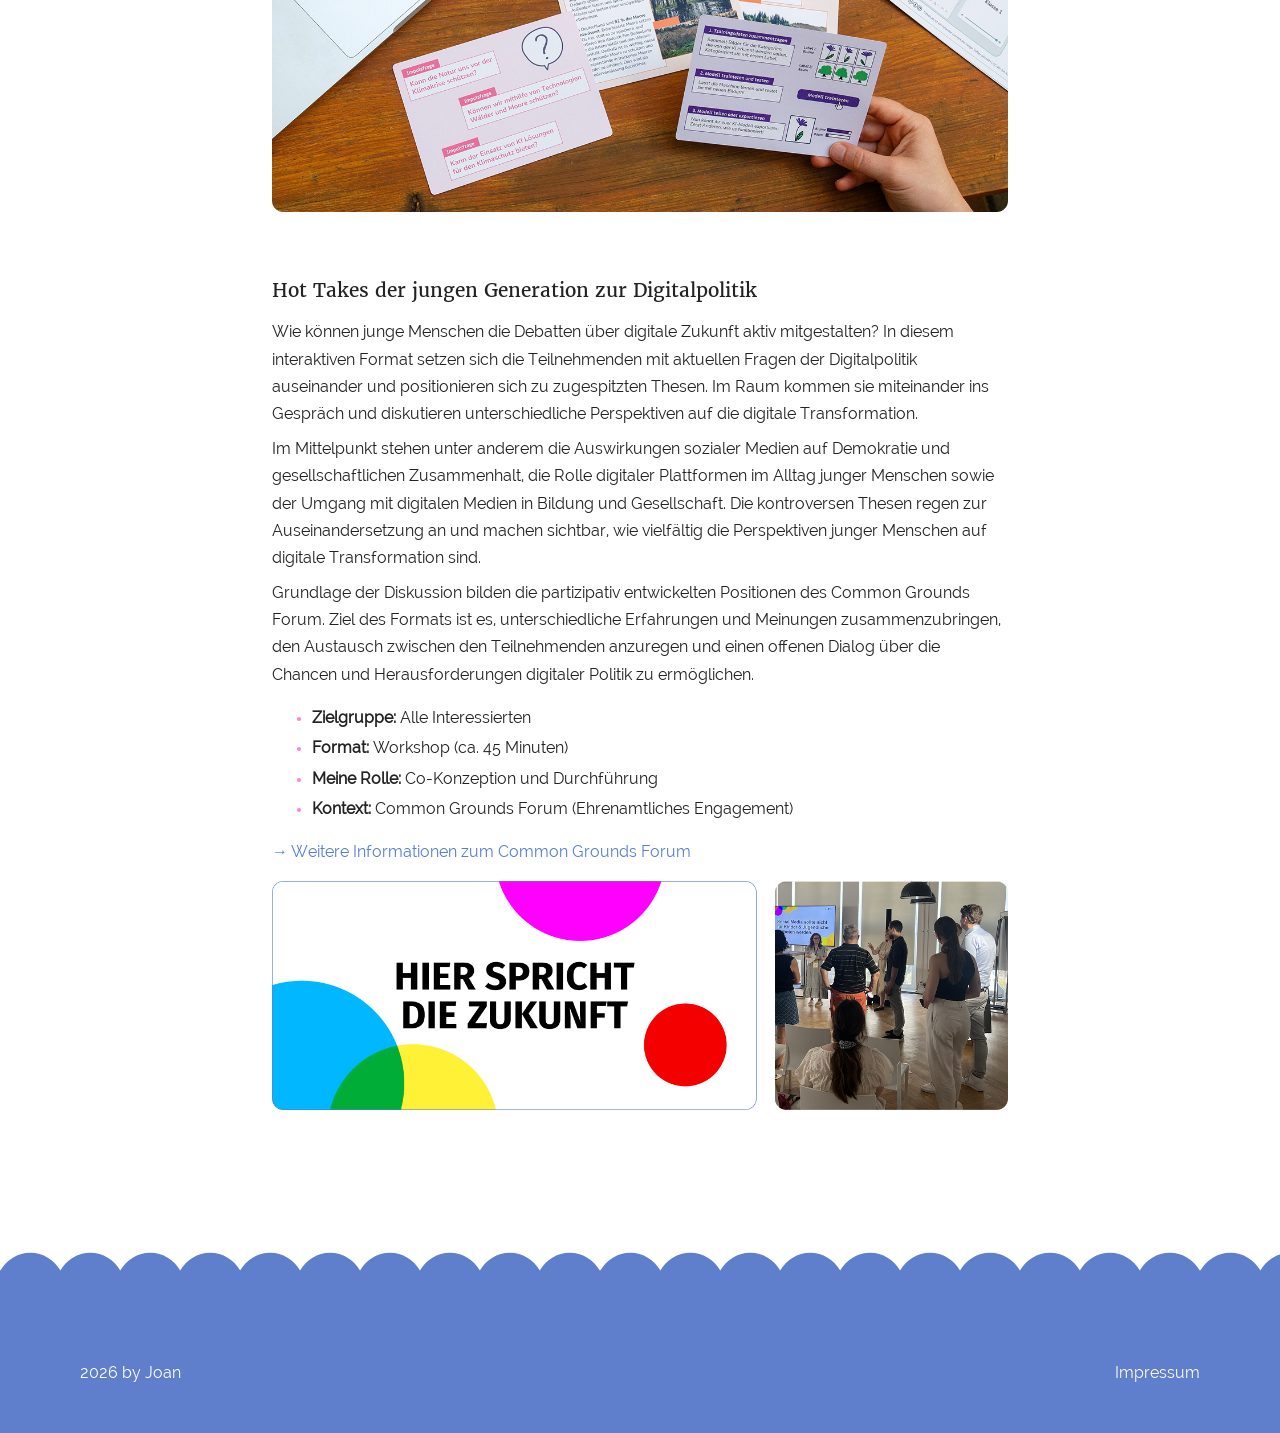
<file: projekt_Workshops.html>
<!DOCTYPE html>
<html lang="de">
<head>
    <meta charset="UTF-8">
    <meta name="viewport" content="width=device-width, initial-scale=1.0">
    <title>Projekt: Workshops</title>
    <link rel="stylesheet" href="css/style.css">

</head>

<body>

<header class="site-header">


<nav class="main-nav">
        <a href="index.html">←</a>
    </nav>
</header>


 <main>

    <div class="headline_projects">
        <h1>
            Ausgewählte
            Workshops
        </h1>

        <div class="Section_Border_Linie"></div>
    </div>


<div class="main_Projekte">


    <section class="projectbeschreibung-section">

        <div class="about-label">

        </div>

        <div class="about-content">



</div>

        <div class="about-label">
            <h2>Karriere Quantum Camps</h2>
        </div>

        <div class="about-content">

<p>Die Karriere Quantum Camps bringen internationale Gruppen von Schüler*innen und Lehrkräften verschiedener Fachrichtungen zusammen und ermöglichen ihnen einen spannenden Einstieg in die Welt der Quantentechnologien.</p>
<p>Im Laufe einer Woche entdecken die Teilnehmenden die Grundlagen der Quantentechnologien, setzen sich spielerisch mit Quanteneffekten auseinander und entwickeln anschließend einen eigenen Prototypen zum Thema „Meine Quantenzukunft“.
Parallel dazu entwickeln die Lehrkräfte ein eigenes Unterrichtskonzept zum Thema Quanten.</p>

            <ul>
                <li><b>Zielgruppe: </b> Schüler*innen ab 16 Jahren & Lehrkräfte aller Fachrichtungen</li>
                    <li><b>Format: </b>5-tägiges Camp</li>
                            <li><b>Meine Rolle: </b> Co-Konzeption & Durchführung von zwei Camps (Madrid & Rom)</li>
                            <li><b>Kontext: </b>junge Tüftler gGmbH in Zusammenarbeit mit Goethe-Institut | gefördert vom BMFTR</li>
            </ul>

    <p><a href="https://www.goethe.de/prj/kqu/en/">→ Weitere Informationen zum Projekt: Karriere Quantum</a> </p>


<div class="project-image-wide">
    <img src="images/Workshop_KarriereQuantum01.jpeg" alt="Beschreibung des vierten Bildes">
    </div>


        </div>



<br><br>

        <div class="about-label">
            <h2>Eine eigene KI-Bilderkennung trainieren: KI trifft Natürlichen Klimaschutz</h2>
        </div>

        <div class="about-content">

        In diesem Workshop setzen sich die Teilnehmenden damit auseinander, wie Künstliche Intelligenz im Naturschutz eingesetzt werden kann.</p>
        <p>Nach einer gemeinsamen Einführung in den natürlichen Klimaschutz erhalten sie einen ersten Einblick in KI-Anwendungen und trainieren mit der „GenAI Teachable Machine“ ein eigenes Modell zur Bilderkennung.</p>
        <p>Anschließend arbeiten sie in Kleingruppen an einer konkreten Herausforderung: <i>Die KI soll zum Schutz von Wäldern oder Mooren eingesetzt werden.</i> Die Lernenden erarbeiten: Wie könnte eine solche KI aussehen? Was müsste sie können? Und wie könnte ein erster Prototyp ihrer Idee aussehen?
 </p>

            <ul>
                <li><b>Zielgruppe: </b>Teilnehmende ab ca. 14 Jahren</li>
                    <li><b>Format: </b>Workshop (3 Stunden)</li>
                            <li><b>Meine Rolle: </b>Co-Konzeption und Durchführung</li>
                            <li><b>Kontext: </b>junge Tüftler gGmbH in Zusammenarbeit mit kosmos b e.V. | gefördert vom BMUKN</li>

            </ul>

        <p><a href="https://ki-box-klima.de/">→ Weitere Informationen zum Projekt: KI-Box Klima</a> </p> 

<div class="project-image-wide">
    <img src="images/Workshop_KIFuersKlima01.jpeg" alt="Beschreibung des vierten Bildes">
    </div>

        </div>



<br><br>

        <div class="about-label">
            <h2>Hot Takes der jungen Generation zur Digitalpolitik</h2>
        </div>

        <div class="about-content">

            <p>Wie können junge Menschen die Debatten über digitale Zukunft aktiv mitgestalten? In diesem interaktiven Format setzen sich die Teilnehmenden mit aktuellen Fragen der Digitalpolitik auseinander und positionieren sich zu zugespitzten Thesen. Im Raum kommen sie miteinander ins Gespräch und diskutieren unterschiedliche Perspektiven auf die digitale Transformation.</p>
            <p>Im Mittelpunkt stehen unter anderem die Auswirkungen sozialer Medien auf Demokratie und gesellschaftlichen Zusammenhalt, die Rolle digitaler Plattformen im Alltag junger Menschen sowie der Umgang mit digitalen Medien in Bildung und Gesellschaft. Die kontroversen Thesen regen zur Auseinandersetzung an und machen sichtbar, wie vielfältig die Perspektiven junger Menschen auf digitale Transformation sind.</p>
            <p>Grundlage der Diskussion bilden die partizipativ entwickelten Positionen des Common Grounds Forum. Ziel des Formats ist es, unterschiedliche Erfahrungen und Meinungen zusammenzubringen, den Austausch zwischen den Teilnehmenden anzuregen und einen offenen Dialog über die Chancen und Herausforderungen digitaler Politik zu ermöglichen.</p>

            <ul>
                <li><b>Zielgruppe: </b>Alle Interessierten</li>
                    <li><b>Format: </b>Workshop (ca. 45 Minuten)</li>
                            <li><b>Meine Rolle: </b>Co-Konzeption und Durchführung</li>
                            <li><b>Kontext: </b>Common Grounds Forum (Ehrenamtliches Engagement)</li>

            </ul>

            <p><a href="https://common-grounds-forum.org">→ Weitere Informationen zum Common Grounds Forum</a> </p>

<div class="project-image-wide">
    <img src="images/Workshop_CGF.jpeg" alt="Beschreibung des vierten Bildes">
    </div>


        </div>




    </section>

</main>


<footer class="site-footer">
     <div class="footer-divider" aria-hidden="true"></div>


    <div class="footer-inner">    

        <p>2026 by Joan</p>

        <div class="footer-links">
           <a href="impressum.html" target="_blank" rel="noopener noreferrer">
                Impressum
            </a>

           
        </div>

    </div>

</div>
</footer>


    <div class="cursor-follower"></div>
<script src="JavaScript/script.js"></script>
<script src="JavaScript/birdAnimation.js"></script>
</body>

</html>
</file>
<file: css/style.css>
@font-face {
    font-family: 'Merriweather';
    src: url('../fonts/Merriweather.regular.ttf') format('truetype');
    font-weight: 700;
    font-style: normal;
}

@font-face {
    font-family: 'Raleway';
    src: url('../fonts/Raleway.regular.ttf') format('truetype');
    font-weight: 400;
    font-style: normal;
}

:root {

    /* Colors */
    --color-background: #F2F5FF;
    --color-text: #222222;
    --color-primary: #5F7ECC;
    --color-secondary: #FFE98F;
    --color-accent: #FA83D5;
    --color-white: #FFFFFF;

    /* Typography */
    --font-heading: "Merriweather", serif;
    --font-body: "Raleway", sans-serif;
    --weight-heading: 700;
    --weight-body: 400;

    /* Spacing */
    --space-xs: 0.5rem;
    --space-sm: 1rem;
    --space-md: 2rem;
    --space-lg: 4rem;
    --space-xl: 8rem;

    /* Layout */
    --content-width: 1100px;

    /* Border */
    --radius: 1px;
}


/* ========================================
   RESET / BASIS
   ======================================== */

* {
    box-sizing: border-box;
}

html {
    min-height: 100%;
}

body {
    margin: 0;
    min-height: 100vh;

    display: flex;
    flex-direction: column;
    
    background: var(--color-background);
    color: var(--color-text);
    font-family: var(--font-body);
    line-height: 1.6;   
}

main {
    flex: 1;
    padding: 0 5rem;

}

/* ========================================
   TYPOGRAPHY
   ======================================== */

h1,
h2,
h3 {
    font-family: var(--font-heading);
    font-weight: 400;
}

h1 {
    font-size: clamp(2rem, 3vw, 3.5rem);
    line-height: 1.2;
}


a{
text-decoration: none;
color: #557FD3;
    display: inline-block;
    transition: transform 0.25s ease;
}

a:hover {
    transform: translateX(3px);
}

ul li {
    margin-bottom: 0.2rem;
}

ul {
    list-style-type: disc;
}

ul li::marker {
    color: #FA83D5;
    font-size: 0.8em;
}



/* ================================
   HEADER
   ================================ */

.site-header {
    display: flex;
    flex-direction: row;
    justify-content: space-between;
    align-items: center;

    width: 100%;
    padding-top: 2rem;
    padding-bottom: 2rem;
}

.logo {
    color: var(--color-text);
    text-decoration: none;
    padding: 0 2rem;
}

.main-nav {

    padding: 0 5rem;

}


.main-nav a {
    color: var(--color-text);
    text-decoration: none;
}

.main-nav a:hover {
    color: var(--color-primary);
}



/* ================================
   FOOTER
   ================================ */

.site-footer {
    background-color: #5F7ECC;
    padding: 0 5rem;
    color: #FFFFFF;
}

.footer-inner {
    display: flex;
    justify-content: space-between;
    align-items: center;

    padding-top: 4rem;
    padding-bottom: 2rem;
}

.site-footer a{
        color: #FFFBE9;
    }



/* ================================
   SECTION BORDERS
   ================================ */
.Section_Border_Linie {
    width: 100vw;
    height: 40px;

    margin-left: calc(50% - 50vw);

    background-image: url("../images/Section_Border_Linie_Blau06.svg");
    background-repeat: repeat-x;
    background-position: left center;
    background-size: auto 40px;
}

.Section_Border_Linie_index {
    width: 100vw;
    height: 40px;

    margin-left: calc(50% - 50vw);

    background-image: url("../images/Section_Border_Linie_Blau04.svg");
    background-repeat: repeat-x;
    background-position: left center;
    background-size: auto 40px;
}


.Section_Border_Full{
    width: 100vw;
    height: 40px;

    margin-left: calc(50% - 50vw);

    background-image: url("../images/Section_Border_Linie_Blau06.svg");
    background-repeat: repeat-x;
    background-position: left center;
    background-size: auto 40px;
}

.Section_Border_ProjektTop{
    width: 100vw;
    height: 40px;

    margin-left: calc(50% - 50vw);

    background-image: url("../images/Section_Border_blau05.svg");
    background-repeat: repeat-x;
    background-position: left center;
    background-size: auto 40px;
}


.footer-divider {
    width: 100vw;
    height: 40px;

    margin-left: calc(50% - 50vw);

    background-image: url("../images/Section_Border_blau06.svg");
    background-repeat: repeat-x;
    background-position: left center;
    background-size: auto 40px;
}



/* ================================
   BGs
   ================================*/

   .Project_Section {
    background-color: #FFFFFF;

    width: 100vw;
    margin-left: calc(50% - 50vw);

    padding: 4rem 3rem;
    }



   .main_Projekte {
    background-color: #FFFFFF;

    width: 100vw;
    margin-left: calc(50% - 50vw);

    padding: 0.1rem 3rem;
    }


 
  /*.projectbeschreibung-section{
    background-color: #F2F5FF;

    width: 100vw;
    margin-left: calc(50% - 50vw);

    padding: 4rem 3rem;

    display: grid;
    grid-template-columns: 450px 1fr;
    gap: 1rem;
} */

 .ProjektuebersichtGrid {
    background-color: #FFFFFF;

    width: 100vw;
    margin-left: calc(50% - 50vw);

    padding: 4rem 3rem;
    } 

/* ========================================
   Cursor
   ======================================== */
.cursor-follower {
    position: fixed;

    width: 18px;
    height: 18px;
    border-radius: 50%;
    background-color: var(--color-primary);
    pointer-events: none;
    transform: translate(-50%, -50%);
    z-index: 9999;

    transition:
        width 0.2s ease,
        height 0.2s ease,
        background-color 0.2s ease,
        border 0.2s ease;
}


.cursor-follower.hover {
    width: 45px;
    height: 45px;
    background-color: transparent;
    border: 2px solid #5F7ECC;
}

/* ========================================
ANIMATIONS
   ======================================== */

.frame-animation {
    position: absolute;
    right: 0;
    bottom: 100%;
    width: 250px;
}


.frame-animation img {
    display: block;
    width: 100%;
    height: auto;
}


.bird-animation {
    width: 250px;
    
}

.bird-animation img {
    display: block;
    width: 100%;
    height: auto;
}







/* ========================================
   PROJECT ROWS
   ========================================


/* Reihe 1: breit + schmal */

.row-one {
    grid-template-columns: 2fr 1fr;
}


/* Reihe 2: schmal + breit */

.row-two {
    grid-template-columns: 1fr 2fr;
}


/* Reihe 3: 3/5 + 2/5 */

.row-three {
    grid-template-columns: 3fr 2fr;
}


/* ========================================
   Styling karten NEU
   ======================================== */

/* ========================================
   KARTEN
   ======================================== */

.projekuebersicht-card {
    position: relative;
    display: flex;
    flex-direction: column;
    justify-content: flex-end;

    text-decoration: none;
    color: var(--color-text);

    border: none;
    outline: none;
    box-shadow: none;
}


/* ========================================
   DESKTOP GRID
   ======================================== */

.ProjektuebersichtGrid {
    display: grid;
    grid-template-columns: repeat(12, 1fr);
    gap: 1.5rem;

    margin-bottom: -350px;
    margin-top: -65px;
}


/* ========================================
   HOVER EFFECT
   ======================================== */

.projekuebersicht-card {
    transition: 
        filter 0.3s ease,
        transform 0.3s ease;
}

.projekuebersicht-card:hover {

    transform: scale(1.01);
}


/* Titel */
.projekuebersicht-card h2 {
    transition: transform 0.3s ease;
}

.projekuebersicht-card:hover h2 {
    transform: translateX(4px);
}
/* ========================================
   PROJEKT 01
   ======================================== */

.projekt-01 {
    grid-column: 1 / span 6;
    aspect-ratio: 1 / 1;

    position: relative;
    top: 100px;
    left: 60px;

    background-image: url("../images/Kachel0102.jpeg");
    background-size: contain;
    background-position: center;
    background-repeat: no-repeat;
}


/* ========================================
   PROJEKT 02
   ======================================== */
.projekt-02{
    grid-column: 9 / span 4;
    aspect-ratio: 3 / 4;

    position: relative;
    left: -80px;

    /*background-image: url("../images/Blobbie01.png");*/
    background-size: contain;
    background-position: center;
    background-repeat: no-repeat;
}

.frame-anim{
margin-bottom: 35px;
}

/* ========================================
   PROJEKT 03
   ======================================== */

.projekt-03 {
    grid-column: 9 / span 4;
    aspect-ratio: 1 / 1;

    position: relative;
    left: -80px;
    teop: -50px;

    background-image: url("../images/Kachel03_2.jpeg");
    background-size: contain;
    background-position: center;
    background-repeat: no-repeat;
}


/* ========================================
   PROJEKT 04
   ======================================== */

.projekt-04 {
    grid-column: 2 / span 5;
    aspect-ratio: 1 / 1;

    position: relative;
    top: -350px;
    left: 60px;

    background-image: url("../images/Kachel04_2.jpeg");
    background-size: contain;
    background-position: center;
    background-repeat: no-repeat;
}



/* ========================================
   Kachel Text
   ======================================== */
.projekt-info {
    position: absolute;
    top: 100%;
    left: 0;
    padding-top: 0.5rem;
}

.projekt-info span {
    display: block;

    font-size: 0.65rem;
    line-height: 1.2;
    letter-spacing: 0.05em;
    text-transform: uppercase;
}

.projekt-info h2 {
    margin: 0.2rem 0 0;

    font-size: 0.95rem;
    line-height: 1.1;
    font-weight: 400;

    transition: transform 0.3s ease;
}



.projekt-01 .projekt-info {
    top: calc(100% - 15px);
}

.projekt-02 .projekt-info {
    top: calc(100% - 30px);
}

.projekt-04 .projekt-info {
    top: calc(100% - 50px);
}


/* ========================================
   FRAME
   ======================================== */

.projekt-frame {
    position: absolute;
    inset: 0;

    width: 100%;
    height: 100%;

    pointer-events: none;
}


/* ========================================
   TABLET
   ======================================== */

@media (max-width: 1000px) {

    .ProjektuebersichtGrid {
        grid-template-columns: 1fr;
        gap: 6rem;

        margin-top: 0;
        margin-bottom: 0;
    }

    .projekuebersicht-card {
        grid-column: 1;
        width: 65%;
        justify-self: center;

        top: 0;
        left: 0;
    }

    .projekt-02 {
        aspect-ratio: 3 / 4;
    }
}


/* ========================================
   SMARTPHONE
   ======================================== */

@media (max-width: 600px) {

    .projekuebersicht-card {
        width: 90%;
    }
}




/* ================================
   ABOUT Absatz Startseite
   ================================*/ 

.about_me-section {
    display: grid;
    grid-template-columns: 450px 1fr;
    gap: 1rem;
    padding: 3rem 3rem;
}


.about_me-label h2 {
    margin: 0;
}


.about_me {
    margin-top: 0;
    margin-bottom: 1.5rem;
    line-height: 1.7;
    max-width: 800px;
}

.about_me p {
    margin-top: 0;
}

.about_me-section + hr {
    border: none;
    border-top: 1px solid var(--color-text);
    opacity: 0.2;
}





/* Mobile */

@media (max-width: 700px) {

    .about_me-section {
        grid-template-columns: 1fr;
        gap: 1.5rem;
    }

}


/* ================================
   ABOUT ME Accordeon
   ================================*/ 

hr,
.career {
    border: none;
    border-top: 1px solid var(--color-text);
    border-top-color: color-mix(in srgb, var(--color-text) 20%, transparent);
}

.career details {
    padding: 1.5rem 0;
}

.career summary {
    cursor: pointer;
    font-size: 1.2rem;
    font-weight: 600;
    list-style: none;
}

.career summary::-webkit-details-marker {
    display: none;
}

.career summary::after {
    content: "+";
    float: right;
    font-size: 1.5rem;
    font-weight: 400;
}

.career details[open] summary::after {
    content: "−";
}

.career-content {
    padding-top: 2rem;
}

.career-item {
    display: grid;
    grid-template-columns: 150px 1fr;
    gap: 2rem;
    padding: 1rem 0;
}

.career-year {
    opacity: 0.6;
}

.career-item h3 {
    margin: 0 0 0.3rem;
}

.career-item p {
    margin: 0;
}






/* ========================================
   PROJEKTBESCHREIBUNG
   ======================================== */


.projectbeschreibung-section {
    background-color: #ffffff;

    width: 70vw;
    margin: 4rem auto;

    padding: 4rem 5rem;
    padding-top: 0px;
}


/* Überschriften links*/
.about-label h2 {
    margin-bottom: 1rem;
    font-size: 1.2rem;
    line-height: 1.2;
}

.headline_projects
{


    width: 70vw;
    margin: 0rem auto;

    padding: 0rem 5rem;
}


/* Inhalt rechts*/
.about-content {
    margin: 0;
    line-height: 1.7;
}

.about-content p {
    margin-top: 0;
    margin-bottom: 0.5rem;
} 






/* ========================================
   Projektseite Text Nebeneinander
   ======================================== */
.project-materials {
    display: flex;
    flex-direction: column;
}

.material-item {
    display: grid;
    grid-template-columns: 1fr 2fr;
    gap: 1rem;
    padding: 1.5rem 0;
}

.material-item + .material-item {
    border-top: 1px solid rgba(0, 0, 0, 0.15);
}


.material-title {
    line-height: 1.4;

}

.material-text {
    line-height: 1.7;
}


/* ========================================
   Projektseite Bilder Nebeneinander
   ======================================== */
.project-images {
    grid-column: 1 / -1;
    display: grid;
    gap: 1rem;
}

.project-images-3 {
    grid-template-columns: repeat(3, 1fr);
}

.project-images-2 {
    grid-template-columns: repeat(2, 1fr);
}

.project-images img {
    width: 100%;
    height: auto;
    display: block;
}



/* ========================================
   Projektseite 1 Bild
   ========================================*/

.project-images {
    grid-column: 1 / -1;
    display: grid;
    grid-template-columns: repeat(3, 1fr);
    gap: 1rem;
}

.project-images img {
    width: 100%;
    height: auto;
    display: block;
}

.project-image-wide {
    grid-column: 1 / -1;
    margin-top: 1rem;
}

.project-image-wide img {
    width: 100%;
    height: auto;
    display: block;
}

.project-image-halfwide img {
    width: 55%;
    height: auto;
    display: block;
    margin: 0 auto;
    margin-top: 2rem;
}


/* ========================================
   Projektseite 1 Bild Klein
   ========================================*/


.project-image-small img {
    width: 100%;
    height: auto;
    display: block;
}




/* ========================================
   BILDER
   ======================================== */

.project-image-grid {
    display: grid;
    grid-template-columns: 350px 350px;
    gap: 1rem;
    margin-top: 2rem;
}

.project-image-small {
    display: block;
    width: 350px;
    height: auto;
}



/* =========================================
   IMAGE COMPARISON / JUXTAPOSITION
   ========================================= */

.image-compare {
    --position: 50%;

    position: relative;
    width: 75%;
    margin: 0 auto;

    overflow: hidden;
    user-select: none;
    -webkit-user-select: none;
    -webkit-user-drag: none;

    touch-action: none;
    cursor: ew-resize;
}

.image-compare img {
    user-select: none;
    -webkit-user-select: none;
    -webkit-user-drag: none;
    pointer-events: none;
}

/* Nachher-Bild */

.image-compare__image--after {
    display: block;
    width: 100%;
    height: auto;
}

/* Vorher-Bild */

.image-compare__before {
    position: absolute;
    inset: 0 auto 0 0;
    width: var(--position);
    overflow: hidden;
}

.image-compare__before .image-compare__image {
    display: block;
    width: 100%;
    max-width: none;
    height: 100%;
    object-fit: cover;
    object-position: left center;
}

.image-compare__caption {
    margin: 0.75rem auto 0;
    width: 75%;
    font-size: 0.9rem;
    line-height: 1.5;
    opacity: 0.7;
}


/* =========================================
   SLIDER
   ========================================= */

.image-compare__handle {
    position: absolute;
    top: 0;
    left: var(--position);
    width: 0;
    height: 100%;

    transform: translateX(-50%);

    display: flex;
    align-items: center;
    justify-content: center;

    cursor: ew-resize;

    outline: none;
}


/* Vertikale Linie */

.image-compare__line {
    position: absolute;
    top: 0;
    left: 50%;

    width: 1px;
    height: 100%;

    background: white;

    transform: translateX(-50%);
}


/* Kreis */

.image-compare__button {
    position: relative;

    width: 42px;
    height: 42px;

    border: 1px solid white;
    border-radius: 50%;

    background: rgba(255, 255, 255, 0.9);

    display: flex;
    align-items: center;
    justify-content: center;

    box-shadow: 0 2px 10px rgba(0, 0, 0, 0.15);

    transition:
        transform 0.2s ease,
        background 0.2s ease;
}


/* Hover */

.image-compare:hover .image-compare__button {
    transform: scale(1.08);
}


/* =========================================
   PFEILE
   ========================================= */

.image-compare__arrow {
    position: absolute;

    width: 7px;
    height: 7px;

    border-top: 1.5px solid var(--color-text);
    border-right: 1.5px solid var(--color-text);
}


/* linker Pfeil */

.image-compare__arrow--left {
    transform: rotate(-135deg);
    left: 11px;
}


/* rechter Pfeil */

.image-compare__arrow--right {
    transform: rotate(45deg);
    right: 11px;
}


/* =========================================
   FOCUS / KEYBOARD
   ========================================= */

.image-compare__handle:focus-visible .image-compare__button {
    outline: 2px solid var(--color-text);
    outline-offset: 4px;
}


/* =========================================
   MOBILE
   ========================================= */

@media (max-width: 700px) {

    .image-compare__button {
        width: 36px;
        height: 36px;
    }

    .image-compare__arrow--left {
        left: 9px;
    }

    .image-compare__arrow--right {
        right: 9px;
    }

}





/* ========================================
   TABLET / MOBILE
   ======================================== */

@media (max-width: 1000px) {

    .projectbeschreibung-section {
        display: block;
        width: 100vw;
        margin-left: calc(50% - 50vw);
        padding: 4rem 3rem;
    }

    .about-label {
        margin-top: 3rem;
        margin-bottom: 1rem;
    }

    .about-label:first-child {
        margin-top: 0;
    }

    .project-image-grid {
        grid-template-columns: repeat(2, 1fr);
        gap: 1rem;
    }

    .project-image-small {
        width: 100%;
    }
}


/* ========================================
   SMARTPHONE
   ======================================== */

@media (max-width: 600px) {

    .projectbeschreibung-section {
        padding: 2rem 1rem;
    }

    .project-image-grid {
        grid-template-columns: 1fr;
    }

    .project-image-small {
        width: 100%;
    }
}



/* ========================================
   MOBILE
   ======================================== */

@media (max-width: 700px) {

    .project-row {
        grid-template-columns: 1fr;
    }

    .project-card {
        height: 300px;
    }

}

    /* Navigation */

    .main-nav {
        gap: 1rem;
    }


    /* Projects */

    .project-grid {
        grid-template-columns: 1fr;
    }


    .project-card {
        min-height: 300px;
    }

}




@media (max-width: 600px) {

    .headline_projects {
        padding: 0 1rem;
    }

    .headline_projects h1 {
        font-size: 2rem;
        line-height: 1.05;
    }

    .projectbeschreibung-section {
        padding: 0 1rem;
    }

    .about-label {
        margin-top: 3rem;
    }

    .about-content {
        width: 100%;
    }

    .project-image-small {
        display: block;
        width: 100%;
        max-width: 100%;
        height: auto;
        margin-bottom: 1rem;
    }


        .about-content {
        font-size: 0.95rem;
        line-height: 1.5;
    }

    .about-label h2 {
        font-size: 1.3rem;
        line-height: 1.1;
    }
}
</file>
